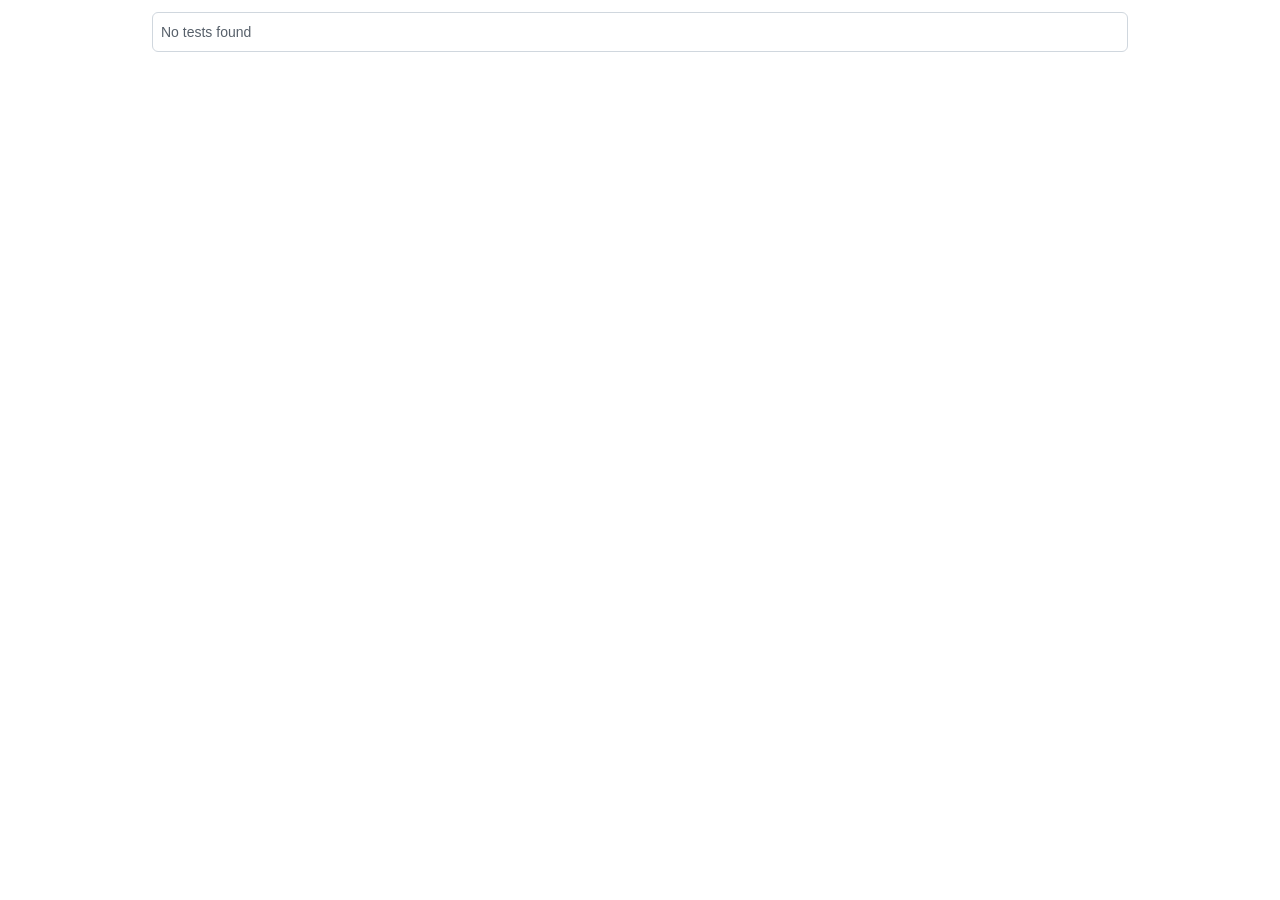
<file: node_modules/playwright-core/lib/vite/htmlReport/index.html>
<!DOCTYPE html>
<html style='scrollbar-gutter: stable both-edges;'>
  <head>
    <meta charset='UTF-8'>
    <meta name='color-scheme' content='dark light'>
    <meta name='viewport' content='width=device-width, initial-scale=1.0'>
    <title>Playwright Test Report</title>
    <script type="module" crossorigin src="./report.js"></script>
    <link rel="stylesheet" crossorigin href="./report.css">
  </head>
  <body>
    <div id='root'></div>
  </body>
</html>
</file>
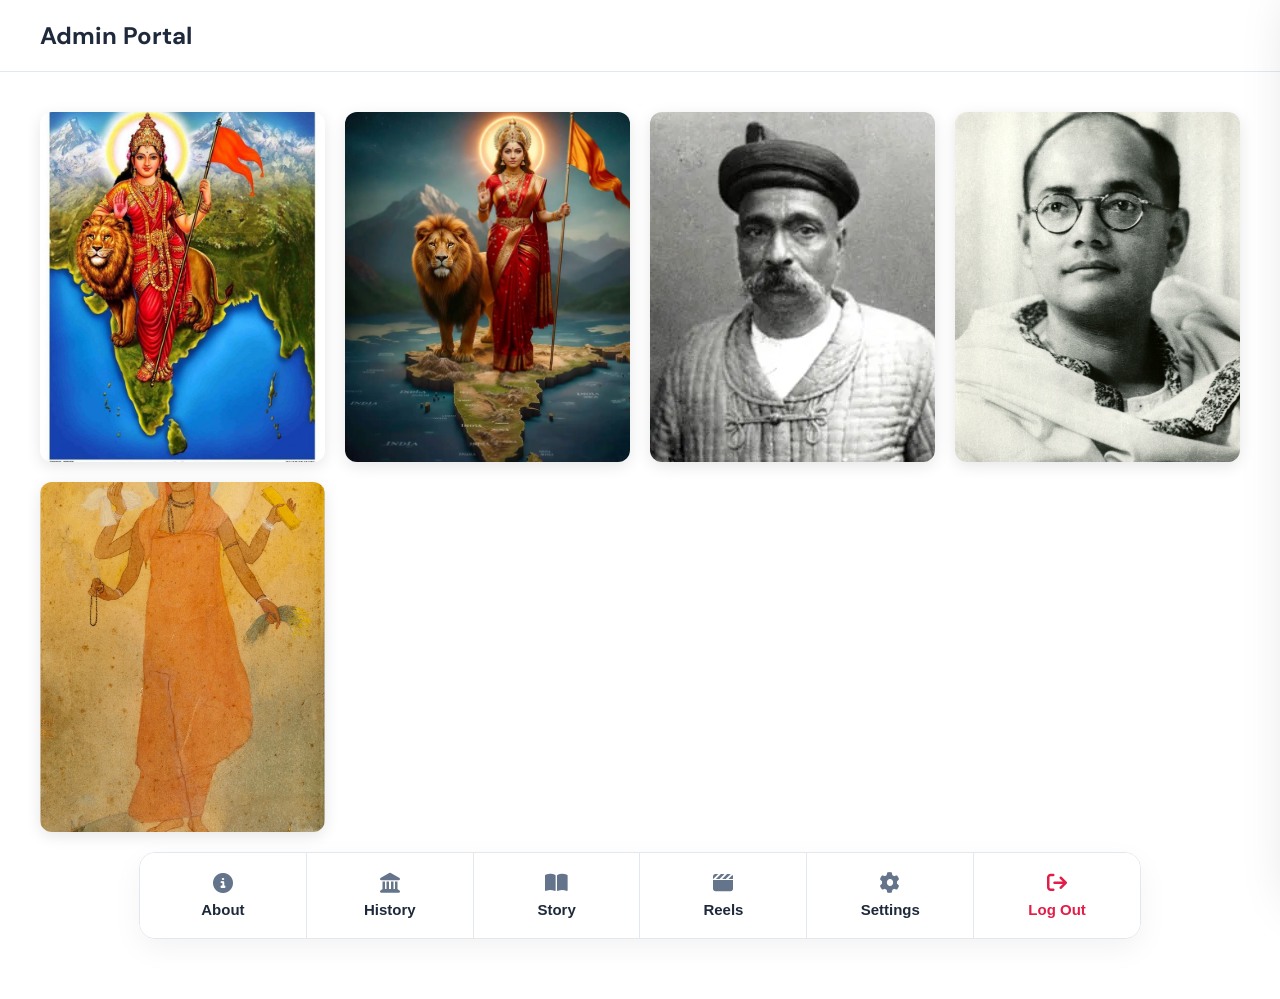
<file: templates/admin-dashboard.html>
﻿<!DOCTYPE html>
<html lang="en">
<head>
    <meta charset="UTF-8">
    <meta name="viewport" content="width=device-width, initial-scale=1.0">
    <title>Admin Dashboard</title>
    <link href="https://fonts.googleapis.com/css2?family=DM+Sans:wght@400;500;700&display=swap" rel="stylesheet">
    <link rel="stylesheet" href="https://cdnjs.cloudflare.com/ajax/libs/font-awesome/6.4.0/css/all.min.css">
    <style>
body {
            margin: 0;
            padding: 0;
            font-family: 'DM Sans', sans-serif;
            background-color: #cbd5e1;
            color: #1e293b;
            min-height: 100vh;
            overflow-x: hidden;
        }
        #app-wrapper {
            background-color: #ffffff;
            min-height: 100vh;
            display: flex;
            flex-direction: column;
            transition: transform 0.6s cubic-bezier(0.2, 0.8, 0.2, 1), border-radius 0.6s ease, opacity 0.6s ease;
            transform-origin: center left;
            position: relative;
            box-shadow: 0 0 50px rgba(0,0,0,0.1);
        }
        body.reels-active #app-wrapper {
            transform: scale(0.88) translateX(-2%);
            border-radius: 30px;
            pointer-events: none;
            opacity: 0.7;
        }
        
        #reels-panel {
            position: fixed;
            top: 0;
            right: -450px;
            width: 420px;
            height: 100vh;
            background: #ffffff;
            box-shadow: -15px 0 50px rgba(0,0,0,0.15);
            z-index: 2000;
            transition: right 0.6s cubic-bezier(0.2, 0.8, 0.2, 1);
            display: flex;
            flex-direction: column;
        }
        body.reels-active #reels-panel {
            right: 0;
        }
        .reels-header {
            padding: 24px 30px;
            border-bottom: 1px solid #e2e8f0;
            display: flex;
            justify-content: space-between;
            align-items: center;
        }
        .reels-header h3 {
            margin: 0;
            font-size: 22px;
        }
        .reels-header button {
            background: #f1f5f9;
            border: none;
            width: 40px; height: 40px;
            border-radius: 50%;
            font-size: 18px;
            cursor: pointer;
            color: #64748b;
            transition: background 0.2s;
        }
        .reels-header button:hover {
            background: #e2e8f0;
            color: #1e293b;
        }
        .reels-content {
            flex: 1;
            display: flex;
            flex-direction: column;
            align-items: center;
            justify-content: center;
            background: #f8fafc;
            color: #64748b;
            gap: 15px;
        }
        .reels-content i {
            font-size: 48px;
            color: #cbd5e1;
        }
        .header {
            padding: 20px 40px;
            border-bottom: 1px solid #e2e8f0;
        }
        .header h2 {
            margin: 0;
            font-size: 24px;
        }
        .gallery {
            display: grid;
            grid-template-columns: repeat(auto-fill, minmax(280px, 1fr));
            gap: 20px;
            padding: 40px 40px 20px 40px;
        }
        .gallery img {
            width: 100%;
            height: 350px;
            object-fit: cover;
            border-radius: 12px;
            box-shadow: 0 4px 15px rgba(0,0,0,0.1);
        }
        .action-bar-container {
            display: flex;
            justify-content: center;
            padding: 0 40px 60px;
        }
        .action-bar {
            display: flex;
            border: 1px solid #e2e8f0;
            border-radius: 16px;
            overflow: hidden;
            box-shadow: 0 10px 30px rgba(0,0,0,0.05);
            width: 100%;
            max-width: 1000px;
        }
        .action-bar button {
            flex: 1;
            padding: 20px 20px;
            border: none;
            background: #ffffff;
            border-right: 1px solid #e2e8f0;
            color: #1e293b;
            font-weight: 700;
            font-size: 15px;
            cursor: pointer;
            transition: all 0.2s;
            display: flex;
            flex-direction: column;
            align-items: center;
            justify-content: center;
            gap: 8px;
        }
        .action-bar button:last-child {
            border-right: none;
        }
        .action-bar button:hover {
            background: #f8fafc;
            transform: translateY(-2px);
        }
        .action-bar button.logout {
            color: #e11d48;
        }
        .action-bar i {
            font-size: 20px;
            color: #64748b;
        }
        .action-bar button:hover i {
            color: #1e293b;
        }
        .action-bar button.logout i {
            color: #e11d48;
        }

        
    </style>
</head>
<body>
    <div id="app-wrapper">
    <div class="header">
        <h2>Admin Portal</h2>
    </div>
    
    <div class="gallery">
        <img src="/static/images/bharatamata.jpg" alt="Bharata Mata">
        <img src="/static/images/bharatamata_lion.png" alt="Bharata Mata with Lion">
        <img src="/static/images/tilak.webp" alt="Tilak">
        <img src="/static/images/bose.jpg" alt="Bose">
        <img src="/static/images/tagore.jpg" alt="Tagore Bharata Mata">
    </div>

    <div class="action-bar-container">
        <div class="action-bar">
            <button onclick="alert('About section coming soon!')">
                <i class="fa-solid fa-circle-info"></i>
                About
            </button>
            <button onclick="alert('History section coming soon!')">
                <i class="fa-solid fa-landmark"></i>
                History
            </button>
            <button onclick="alert('Story section coming soon!')">
                <i class="fa-solid fa-book-open"></i>
                Story
            </button>
            <button onclick="toggleReels()">
                <i class="fa-solid fa-clapperboard"></i>
                Reels
            </button>
            <button onclick="alert('Settings coming soon!')">
                <i class="fa-solid fa-gear"></i>
                Settings
            </button>
            <button class="logout" onclick="window.location.href='/'">
                <i class="fa-solid fa-arrow-right-from-bracket"></i>
                Log Out
            </button>
        </div>
    </div>

    

    </div> <!-- end app-wrapper -->

    <!-- Reels Panel -->
    <div id="reels-panel">
        <div class="reels-header">
            <h3>Reels</h3>
            <button onclick="toggleReels()"><i class="fa-solid fa-xmark"></i></button>
        </div>
        <div class="reels-content">
            <i class="fa-solid fa-film"></i>
            <p>Reels Feed Coming Soon</p>
        </div>
    </div>
    <script>
function toggleReels() {
            document.body.classList.toggle('reels-active');
        }

        
    </script>
</body>
</html>
</file>
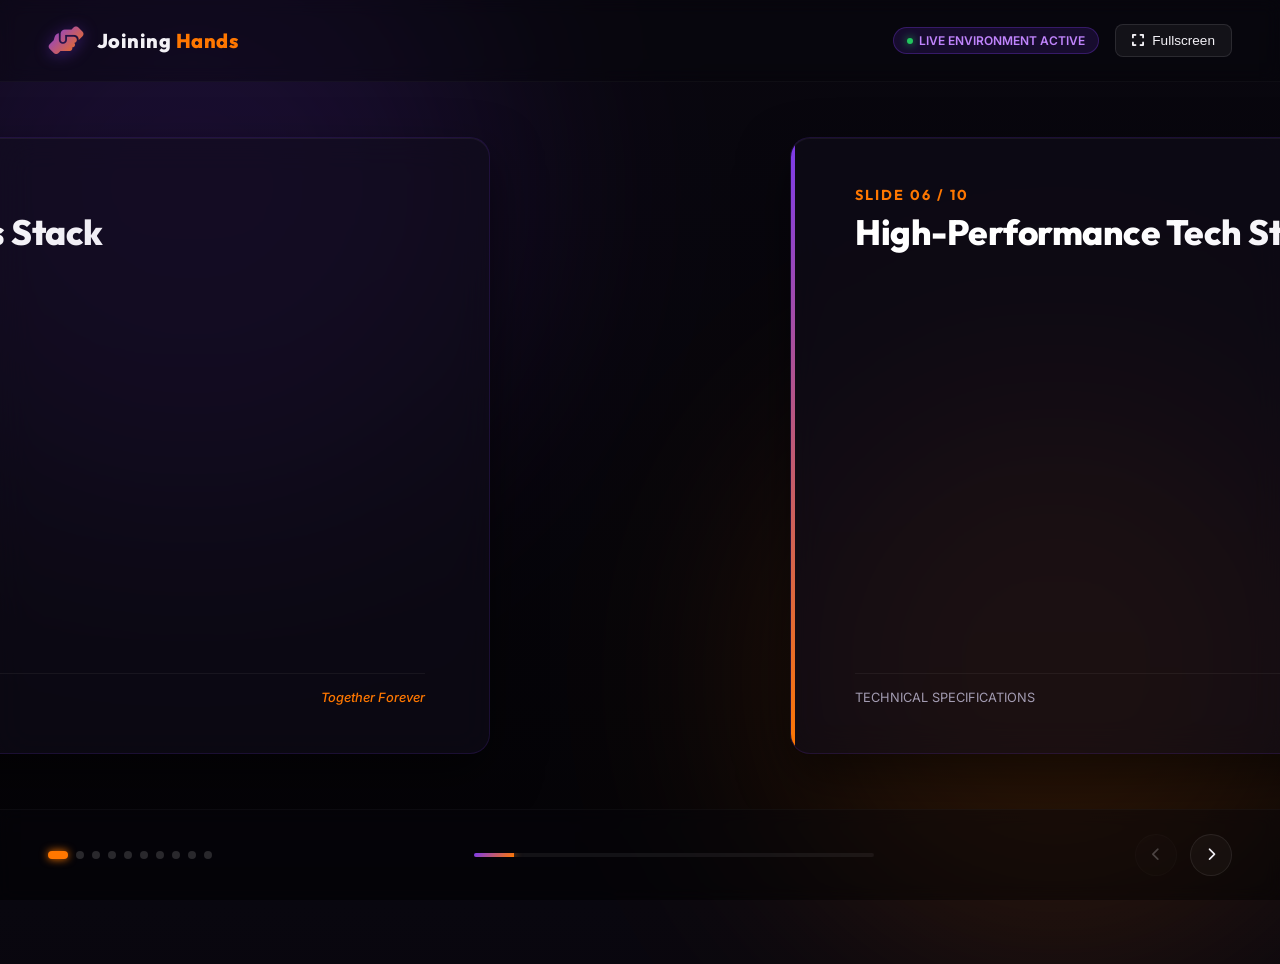
<file: templates/presentation.html>
<!DOCTYPE html>
<html lang="en">
<head>
    <meta charset="UTF-8">
    <meta name="viewport" content="width=device-width, initial-scale=1.0">
    <title>The Group of Joining Hands - Investor Presentation</title>
    <!-- Google Fonts -->
    <link rel="preconnect" href="https://fonts.googleapis.com">
    <link rel="preconnect" href="https://fonts.gstatic.com" crossorigin>
    <link href="https://fonts.googleapis.com/css2?family=Outfit:wght@300;400;500;600;700;800;900&family=Inter:wght@300;400;500;600;700&display=swap" rel="stylesheet">
    <!-- FontAwesome for Icons -->
    <link rel="stylesheet" href="https://cdnjs.cloudflare.com/ajax/libs/font-awesome/6.4.0/css/all.min.css">
    
    <style>
        /* Modern CSS Custom Properties & Design Tokens */
        :root {
            --bg-dark: #07050a;
            --bg-card: rgba(18, 14, 28, 0.55);
            --border-card: rgba(124, 58, 237, 0.15);
            --border-card-hover: rgba(255, 119, 0, 0.35);
            --text-main: #f3f1f6;
            --text-muted: #a39cb2;
            
            --purple-primary: #7c3aed;
            --purple-glow: rgba(124, 58, 237, 0.4);
            --kesari-primary: #ff7700;
            --kesari-glow: rgba(255, 119, 0, 0.4);
            
            --grad-accent: linear-gradient(135deg, var(--purple-primary) 0%, var(--kesari-primary) 100%);
            --grad-dark: linear-gradient(180deg, #09070f 0%, #040306 100%);
            
            --font-head: 'Outfit', sans-serif;
            --font-body: 'Inter', sans-serif;
        }

        * {
            box-sizing: border-box;
            margin: 0;
            padding: 0;
        }

        body {
            background-color: var(--bg-dark);
            background-image: var(--grad-dark);
            color: var(--text-main);
            font-family: var(--font-body);
            overflow: hidden;
            height: 100vh;
            width: 100vw;
            display: flex;
            flex-direction: column;
            justify-content: space-between;
            position: relative;
        }

        /* Ambient Glowing Blobs */
        .ambient-glow {
            position: absolute;
            border-radius: 50%;
            filter: blur(120px);
            z-index: 1;
            opacity: 0.15;
            pointer-events: none;
        }
        .glow-1 {
            width: 50vw;
            height: 50vw;
            background: var(--purple-primary);
            top: -10vw;
            left: -10vw;
        }
        .glow-2 {
            width: 45vw;
            height: 45vw;
            background: var(--kesari-primary);
            bottom: -5vw;
            right: -5vw;
        }

        /* Main Header Layout */
        header {
            display: flex;
            justify-content: space-between;
            align-items: center;
            padding: 1.5rem 3rem;
            z-index: 10;
            background: rgba(7, 5, 10, 0.4);
            backdrop-filter: blur(8px);
            border-bottom: 1px solid rgba(255, 255, 255, 0.03);
            width: 100%;
        }

        .logo-wrap {
            display: flex;
            align-items: center;
            gap: 0.8rem;
        }

        .logo-icon {
            font-size: 1.8rem;
            background: var(--grad-accent);
            -webkit-background-clip: text;
            -webkit-text-fill-color: transparent;
            filter: drop-shadow(0 2px 8px var(--purple-glow));
        }

        .logo-text {
            font-family: var(--font-head);
            font-weight: 800;
            font-size: 1.25rem;
            letter-spacing: 0.5px;
        }

        .logo-text span {
            color: var(--kesari-primary);
        }

        .header-actions {
            display: flex;
            align-items: center;
            gap: 1rem;
        }

        .badge-live {
            background: rgba(124, 58, 237, 0.15);
            border: 1px solid rgba(124, 58, 237, 0.3);
            color: #c084fc;
            padding: 0.3rem 0.8rem;
            border-radius: 20px;
            font-size: 0.75rem;
            font-weight: 600;
            display: flex;
            align-items: center;
            gap: 0.4rem;
        }

        .badge-live::before {
            content: '';
            display: inline-block;
            width: 6px;
            height: 6px;
            background-color: #22c55e;
            border-radius: 50%;
            box-shadow: 0 0 8px #22c55e;
            animation: pulse-dot 1.8s infinite;
        }

        @keyframes pulse-dot {
            0% { transform: scale(0.95); opacity: 0.5; }
            50% { transform: scale(1.3); opacity: 1; }
            100% { transform: scale(0.95); opacity: 0.5; }
        }

        .btn-action {
            background: rgba(255, 255, 255, 0.05);
            border: 1px solid rgba(255, 255, 255, 0.1);
            color: var(--text-main);
            padding: 0.5rem 1rem;
            border-radius: 8px;
            cursor: pointer;
            font-size: 0.85rem;
            transition: all 0.2s ease;
            display: flex;
            align-items: center;
            gap: 0.5rem;
        }

        .btn-action:hover {
            background: rgba(255, 255, 255, 0.1);
            border-color: rgba(255, 255, 255, 0.2);
        }

        /* Slide Deck Carousel Viewport */
        .presentation-viewport {
            flex-grow: 1;
            width: 100vw;
            overflow: hidden;
            display: flex;
            justify-content: center;
            align-items: center;
            z-index: 5;
            position: relative;
        }

        .slide-track {
            display: flex;
            width: 1000%; /* For 10 slides */
            height: 85%;
            transition: transform 0.7s cubic-bezier(0.2, 0.95, 0.3, 1);
        }

        /* Slide Container */
        .slide {
            width: 100vw;
            height: 100%;
            display: flex;
            justify-content: center;
            align-items: center;
            padding: 0 4rem;
        }

        /* Glassmorphic Slide Card */
        .slide-card {
            background: var(--bg-card);
            border: 1px solid var(--border-card);
            border-radius: 20px;
            width: 85%;
            max-width: 1100px;
            height: 100%;
            backdrop-filter: blur(16px);
            padding: 3rem 4rem;
            box-shadow: 0 20px 50px rgba(0, 0, 0, 0.5), inset 0 1px 0 rgba(255, 255, 255, 0.05);
            position: relative;
            overflow: hidden;
            display: flex;
            flex-direction: column;
            justify-content: space-between;
            transition: border-color 0.4s ease;
        }

        .slide-card::after {
            content: '';
            position: absolute;
            top: 0;
            left: 0;
            width: 4px;
            height: 100%;
            background: var(--grad-accent);
        }

        .slide-card:hover {
            border-color: var(--border-card-hover);
        }

        /* Slide Header & Content Elements */
        .slide-header {
            margin-bottom: 2rem;
        }

        .slide-num {
            font-family: var(--font-head);
            font-size: 0.9rem;
            text-transform: uppercase;
            letter-spacing: 2px;
            color: var(--kesari-primary);
            font-weight: 700;
            margin-bottom: 0.4rem;
        }

        .slide-title {
            font-family: var(--font-head);
            font-size: 2.2rem;
            font-weight: 800;
            letter-spacing: -0.5px;
            background: linear-gradient(135deg, #ffffff 30%, #dcd7e7 100%);
            -webkit-background-clip: text;
            -webkit-text-fill-color: transparent;
        }

        .slide-body {
            flex-grow: 1;
            display: flex;
            flex-direction: column;
            justify-content: center;
        }

        /* CSS Micro-Animations on active slides */
        .slide-body > * {
            opacity: 0;
            transform: translateY(15px);
            transition: opacity 0.5s ease, transform 0.5s ease;
        }

        .slide.active-slide .slide-body > * {
            opacity: 1;
            transform: translateY(0);
        }

        /* Add staggered transitions to kids of slide body */
        .slide.active-slide .slide-body > *:nth-child(1) { transition-delay: 0.1s; }
        .slide.active-slide .slide-body > *:nth-child(2) { transition-delay: 0.25s; }
        .slide.active-slide .slide-body > *:nth-child(3) { transition-delay: 0.4s; }

        /* Slide Footer */
        .slide-footer-info {
            display: flex;
            justify-content: space-between;
            align-items: center;
            margin-top: 1.5rem;
            padding-top: 1rem;
            border-top: 1px solid rgba(255, 255, 255, 0.05);
            font-size: 0.8rem;
            color: var(--text-muted);
        }

        .motto-tag {
            font-style: italic;
            color: var(--kesari-primary);
            font-weight: 500;
        }

        /* Custom Content Formats */
        
        /* Grid Layouts */
        .grid-2col {
            display: grid;
            grid-template-columns: 1fr 1fr;
            gap: 2.5rem;
            align-items: center;
        }

        .grid-3col {
            display: grid;
            grid-template-columns: repeat(3, 1fr);
            gap: 1.5rem;
        }

        .grid-4col {
            display: grid;
            grid-template-columns: repeat(4, 1fr);
            gap: 1.2rem;
        }

        /* Highlight Cards */
        .feature-card {
            background: rgba(255, 255, 255, 0.02);
            border: 1px solid rgba(255, 255, 255, 0.05);
            border-radius: 12px;
            padding: 1.5rem;
            transition: all 0.3s ease;
            position: relative;
        }

        .feature-card:hover {
            background: rgba(255, 255, 255, 0.04);
            border-color: rgba(124, 58, 237, 0.2);
            transform: translateY(-4px);
        }

        .feature-card i {
            font-size: 1.6rem;
            margin-bottom: 1rem;
            background: var(--grad-accent);
            -webkit-background-clip: text;
            -webkit-text-fill-color: transparent;
        }

        .feature-card h3 {
            font-family: var(--font-head);
            font-size: 1.15rem;
            font-weight: 700;
            margin-bottom: 0.5rem;
        }

        .feature-card p {
            color: var(--text-muted);
            font-size: 0.85rem;
            line-height: 1.5;
        }

        /* Metric Pills */
        .metric-block {
            text-align: center;
            padding: 1.5rem 1rem;
            background: rgba(124, 58, 237, 0.03);
            border: 1px solid rgba(124, 58, 237, 0.1);
            border-radius: 12px;
        }

        .metric-val {
            font-family: var(--font-head);
            font-size: 2.5rem;
            font-weight: 800;
            background: linear-gradient(135deg, #ffffff, #c084fc);
            -webkit-background-clip: text;
            -webkit-text-fill-color: transparent;
            margin-bottom: 0.3rem;
            text-shadow: 0 0 20px rgba(124, 58, 237, 0.3);
        }

        .metric-lbl {
            font-size: 0.85rem;
            color: var(--text-muted);
            font-weight: 500;
        }

        /* Bullets */
        .bullet-list {
            list-style: none;
            display: flex;
            flex-direction: column;
            gap: 0.8rem;
        }

        .bullet-list li {
            position: relative;
            padding-left: 1.8rem;
            font-size: 0.95rem;
            line-height: 1.5;
            color: var(--text-main);
        }

        .bullet-list li::before {
            content: "\f058";
            font-family: "Font Awesome 6 Free";
            font-weight: 900;
            position: absolute;
            left: 0;
            top: 1px;
            color: var(--kesari-primary);
            font-size: 1rem;
        }

        /* Timeline Items */
        .timeline-vertical {
            display: flex;
            flex-direction: column;
            gap: 1.2rem;
            position: relative;
            padding-left: 1.5rem;
        }

        .timeline-vertical::before {
            content: '';
            position: absolute;
            left: 5px;
            top: 0;
            bottom: 0;
            width: 2px;
            background: rgba(255, 255, 255, 0.06);
        }

        .timeline-item {
            position: relative;
        }

        .timeline-dot {
            position: absolute;
            left: -20px;
            top: 4px;
            width: 12px;
            height: 12px;
            border-radius: 50%;
            background: var(--purple-primary);
            border: 2px solid var(--bg-dark);
            box-shadow: 0 0 8px var(--purple-glow);
        }

        .timeline-content h4 {
            font-family: var(--font-head);
            font-size: 1rem;
            font-weight: 700;
            margin-bottom: 0.2rem;
        }

        .timeline-content p {
            color: var(--text-muted);
            font-size: 0.85rem;
        }

        /* Comparative Matrix Table */
        table.matrix-table {
            width: 100%;
            border-collapse: collapse;
            font-size: 0.85rem;
            margin-top: 1rem;
        }

        table.matrix-table th, table.matrix-table td {
            padding: 0.8rem 1rem;
            text-align: left;
            border-bottom: 1px solid rgba(255, 255, 255, 0.05);
        }

        table.matrix-table th {
            font-family: var(--font-head);
            font-weight: 700;
            color: var(--text-main);
            background: rgba(255, 255, 255, 0.02);
        }

        table.matrix-table td strong {
            color: var(--purple-primary);
        }

        table.matrix-table td i.check-ok {
            color: #22c55e;
            font-size: 1rem;
        }

        table.matrix-table td i.check-ko {
            color: #ef4444;
            font-size: 1.05rem;
        }

        /* Large glowing intro text */
        .glowing-hero-text {
            font-family: var(--font-head);
            font-size: 3.5rem;
            font-weight: 900;
            line-height: 1.1;
            margin-bottom: 1.5rem;
            background: linear-gradient(135deg, #ffffff 20%, #7c3aed 60%, #ff7700 100%);
            -webkit-background-clip: text;
            -webkit-text-fill-color: transparent;
            text-shadow: 0 10px 40px rgba(124, 58, 237, 0.15);
        }

        .intro-lead {
            font-size: 1.25rem;
            color: var(--text-muted);
            line-height: 1.6;
            margin-bottom: 2.5rem;
            max-width: 600px;
        }

        .btn-primary {
            background: var(--grad-accent);
            color: #ffffff;
            border: none;
            padding: 0.8rem 2rem;
            border-radius: 30px;
            font-family: var(--font-head);
            font-weight: 700;
            font-size: 1rem;
            cursor: pointer;
            box-shadow: 0 4px 20px var(--purple-glow);
            transition: all 0.3s ease;
            display: inline-flex;
            align-items: center;
            gap: 0.8rem;
            width: fit-content;
            text-decoration: none;
        }

        .btn-primary:hover {
            transform: translateY(-2px);
            box-shadow: 0 6px 25px rgba(255, 119, 0, 0.4);
        }

        /* Slide Navigation Bar at the Bottom */
        .nav-bar {
            display: flex;
            justify-content: space-between;
            align-items: center;
            padding: 1.5rem 3rem;
            z-index: 10;
            background: rgba(7, 5, 10, 0.4);
            backdrop-filter: blur(8px);
            border-top: 1px solid rgba(255, 255, 255, 0.03);
            width: 100%;
        }

        .progress-bar-wrap {
            flex-grow: 1;
            max-width: 400px;
            height: 4px;
            background: rgba(255, 255, 255, 0.06);
            border-radius: 2px;
            position: relative;
            overflow: hidden;
            margin: 0 2rem;
        }

        .progress-bar-fill {
            position: absolute;
            left: 0;
            top: 0;
            height: 100%;
            width: 10%; /* Driven by JS */
            background: var(--grad-accent);
            transition: width 0.4s cubic-bezier(0.1, 0.8, 0.3, 1);
            box-shadow: 0 0 8px var(--kesari-primary);
        }

        .dots-nav {
            display: flex;
            gap: 0.5rem;
        }

        .dot {
            width: 8px;
            height: 8px;
            border-radius: 50%;
            background: rgba(255, 255, 255, 0.15);
            cursor: pointer;
            transition: all 0.3s ease;
        }

        .dot:hover {
            background: rgba(255, 255, 255, 0.4);
        }

        .dot.active-dot {
            background: var(--kesari-primary);
            box-shadow: 0 0 8px var(--kesari-primary);
            width: 20px;
            border-radius: 4px;
        }

        .nav-buttons {
            display: flex;
            gap: 0.8rem;
        }

        .btn-nav {
            width: 42px;
            height: 42px;
            border-radius: 50%;
            background: rgba(255, 255, 255, 0.03);
            border: 1px solid rgba(255, 255, 255, 0.08);
            color: var(--text-main);
            display: flex;
            justify-content: center;
            align-items: center;
            cursor: pointer;
            transition: all 0.2s ease;
        }

        .btn-nav:hover:not(:disabled) {
            background: rgba(124, 58, 237, 0.15);
            border-color: var(--purple-primary);
            color: #ffffff;
            box-shadow: 0 0 10px rgba(124, 58, 237, 0.3);
        }

        .btn-nav:disabled {
            opacity: 0.25;
            cursor: not-allowed;
        }

        /* SVG Vector Illustrations styling */
        .svg-illustration {
            width: 100%;
            height: 250px;
            display: flex;
            align-items: center;
            justify-content: center;
            opacity: 0.9;
        }

        .svg-illustration svg {
            max-width: 100%;
            max-height: 100%;
            filter: drop-shadow(0 10px 25px rgba(0,0,0,0.5));
        }

        /* Custom Responsive Adjustments */
        @media (max-width: 1024px) {
            .slide-card {
                width: 92%;
                padding: 2.5rem 3rem;
            }
            .grid-2col {
                grid-template-columns: 1fr;
                gap: 1.5rem;
            }
            .svg-illustration {
                height: 180px;
            }
            .glowing-hero-text {
                font-size: 2.8rem;
            }
        }

        @media (max-width: 768px) {
            body {
                overflow-y: auto;
                height: auto;
            }
            .presentation-viewport {
                height: auto;
                margin: 2rem 0;
            }
            .slide-track {
                height: auto;
            }
            .slide-card {
                padding: 1.5rem 2rem;
                height: auto;
            }
            .grid-3col {
                grid-template-columns: 1fr;
            }
            .grid-4col {
                grid-template-columns: repeat(2, 1fr);
            }
            header, .nav-bar {
                padding: 1rem 1.5rem;
            }
            .progress-bar-wrap {
                display: none;
            }
        }
    </style>
</head>
<body>

    <!-- Ambient glowing backgrounds -->
    <div class="ambient-glow glow-1"></div>
    <div class="ambient-glow glow-2"></div>

    <!-- Corporate Slide Header -->
    <header>
        <div class="logo-wrap">
            <i class="fa-solid fa-handshake-angle logo-icon"></i>
            <span class="logo-text">Joining <span>Hands</span></span>
        </div>
        <div class="header-actions">
            <div class="badge-live">LIVE ENVIRONMENT ACTIVE</div>
            <button class="btn-action" onclick="toggleFullscreen()" title="Toggle Fullscreen" id="fsBtn">
                <i class="fa-solid fa-expand"></i>
                <span>Fullscreen</span>
            </button>
        </div>
    </header>

    <!-- Main Slide Viewport -->
    <div class="presentation-viewport">
        <div class="slide-track" id="slideTrack">

            <!-- SLIDE 1: COVER -->
            <div class="slide active-slide">
                <div class="slide-card">
                    <div class="slide-header">
                        <div class="slide-num">Slide 01 / 10</div>
                        <div class="slide-title">Welcome Investors</div>
                    </div>
                    <div class="slide-body grid-2col">
                        <div>
                            <h1 class="glowing-hero-text">The Group of Joining Hands</h1>
                            <p class="intro-lead">
                                Fostering Unity, Professional Networking, and Visual Storytelling under a single high-performance community ecosystem.
                            </p>
                            <button class="btn-primary" onclick="nextSlide()">
                                <span>Start Presentation</span>
                                <i class="fa-solid fa-arrow-right"></i>
                            </button>
                        </div>
                        <div class="svg-illustration">
                            <svg viewBox="0 0 200 200" width="200" height="200" fill="none" xmlns="http://www.w3.org/2000/svg">
                                <!-- Sacred White Bull / Symmetrical Logo Base -->
                                <circle cx="100" cy="100" r="80" fill="url(#violetSaffronGrad)" fill-opacity="0.1" stroke="url(#violetSaffronGrad)" stroke-width="1.5" />
                                <circle cx="100" cy="100" r="50" fill="none" stroke="url(#violetSaffronGrad)" stroke-dasharray="8,4" stroke-width="1" />
                                <g transform="translate(100, 100) scale(0.6)">
                                    <!-- Simplified geometric design representing collaboration -->
                                    <path d="M-60,-20 C-20,-60 20,-60 60,-20 C30,-30 -30,-30 -60,-20 Z" fill="#ff7700" />
                                    <path d="M-60,20 C-20,60 20,60 60,20 C30,30 -30,30 -60,20 Z" fill="#7c3aed" />
                                    <circle cx="0" cy="0" r="18" fill="#ffffff" />
                                    <!-- Garland Motif / Auspicious Dots -->
                                    <circle cx="-35" cy="0" r="5" fill="#ffffff" />
                                    <circle cx="35" cy="0" r="5" fill="#ffffff" />
                                </g>
                                <defs>
                                    <linearGradient id="violetSaffronGrad" x1="0" y1="0" x2="200" y2="200" gradientUnits="userSpaceOnUse">
                                        <stop stop-color="#7c3aed" />
                                        <stop offset="1" stop-color="#ff7700" />
                                    </linearGradient>
                                </defs>
                            </svg>
                        </div>
                    </div>
                    <div class="slide-footer-info">
                        <span>THE GROUP OF JOINING HANDS &copy; 2026</span>
                        <span class="motto-tag">Together Forever</span>
                    </div>
                </div>
            </div>

            <!-- SLIDE 2: VISION & MISSION -->
            <div class="slide">
                <div class="slide-card">
                    <div class="slide-header">
                        <div class="slide-num">Slide 02 / 10</div>
                        <div class="slide-title">Core Vision & Brand Mission</div>
                    </div>
                    <div class="slide-body grid-2col">
                        <div>
                            <ul class="bullet-list" style="gap: 1.5rem;">
                                <li>
                                    <strong>Our Vision:</strong> To establish a robust, single-login digital sanctuary in India where community solidarity, career growth, and daily transit coexist.
                                </li>
                                <li>
                                    <strong>Together Forever:</strong> Not just a slogan, but the structural blueprint of our database and UI. Every member is verified, building an ecosystem of absolute trust.
                                </li>
                                <li>
                                    <strong>Pure white aesthetics:</strong> The landing page features a minimalist corporate white setup with hardware-accelerated animations, proving top engineering standards.
                                </li>
                            </ul>
                        </div>
                        <div class="grid-2col" style="gap: 1rem;">
                            <div class="metric-block" style="background: rgba(255, 119, 0, 0.03); border-color: rgba(255, 119, 0, 0.1);">
                                <div class="metric-val" style="background: linear-gradient(135deg, #ffffff, #ffa751);">100%</div>
                                <div class="metric-lbl">Aadhaar/KYC Verified Pool</div>
                            </div>
                            <div class="metric-block">
                                <div class="metric-val">0%</div>
                                <div class="metric-lbl">Monetization Ad Bloat</div>
                            </div>
                        </div>
                    </div>
                    <div class="slide-footer-info">
                        <span>CORPORATE ALIGNMENT</span>
                        <span class="motto-tag">Together Forever</span>
                    </div>
                </div>
            </div>

            <!-- SLIDE 3: THE PROBLEM -->
            <div class="slide">
                <div class="slide-card">
                    <div class="slide-header">
                        <div class="slide-num">Slide 03 / 10</div>
                        <div class="slide-title">Market Friction & Conglomerate Bloat</div>
                    </div>
                    <div class="slide-body grid-3col">
                        <div class="feature-card">
                            <i class="fa-solid fa-arrows-split-up-and-left" style="background: linear-gradient(135deg, #ef4444, #f97316); -webkit-background-clip: text;"></i>
                            <h3>App Fragmentation</h3>
                            <p>Users shuffle between three separate applications for their careers, social posting, and local travel bookings. This causes severe context-switching fatigue and fragmented data profiles.</p>
                        </div>
                        <div class="feature-card">
                            <i class="fa-solid fa-user-shield" style="background: linear-gradient(135deg, #ef4444, #f97316); -webkit-background-clip: text;"></i>
                            <h3>Loss of Trust</h3>
                            <p>Public social networks are flooded with unverified profiles, marketing spam, fake job listings, and algorithmic echo-chambers that exploit user engagement.</p>
                        </div>
                        <div class="feature-card">
                            <i class="fa-solid fa-rectangle-ad" style="background: linear-gradient(135deg, #ef4444, #f97316); -webkit-background-clip: text;"></i>
                            <h3>Intrusive Advertising</h3>
                            <p>Traditional giants monetize via aggressive user tracking and ad space bidding, degrading application speed and turning users into raw commodities.</p>
                        </div>
                    </div>
                    <div class="slide-footer-info">
                        <span>THE PROBLEM DEFINITION</span>
                        <span class="motto-tag">Together Forever</span>
                    </div>
                </div>
            </div>

            <!-- SLIDE 4: THE SOLUTION -->
            <div class="slide">
                <div class="slide-card">
                    <div class="slide-header">
                        <div class="slide-num">Slide 04 / 10</div>
                        <div class="slide-title">The Solution: A Unified Trust Gateway</div>
                    </div>
                    <div class="slide-body grid-2col">
                        <div>
                            <ul class="bullet-list" style="gap: 1.2rem;">
                                <li>
                                    <strong>SSO Unified Access:</strong> One credential logs members into a professional network, stories dashboard, and local transit booking system.
                                </li>
                                <li>
                                    <strong>Hardware-Accelerated Fluidity:</strong> Entire application operates as a seamless SPA, providing 60 FPS transitions and native-app feel in standard browsers.
                                </li>
                                <li>
                                    <strong>Hand-Coded Performance:</strong> Stripped of bloated external packages. Native CSS Variables, semantic templates, and vanilla Javascript reduce page weight to under 450KB.
                                </li>
                            </ul>
                        </div>
                        <div class="metric-block" style="padding: 2.5rem 1.5rem;">
                            <i class="fa-solid fa-arrows-spin" style="font-size: 2.5rem; color: var(--kesari-primary); margin-bottom: 1rem; animation: fa-spin 12s linear infinite;"></i>
                            <h3 style="font-family: var(--font-head); font-size: 1.3rem; margin-bottom: 0.5rem;">Complete Platform Synergy</h3>
                            <p style="color: var(--text-muted); font-size: 0.85rem;">Connecting professional growth, daily logistics, and visual stories under a single database transaction model.</p>
                        </div>
                    </div>
                    <div class="slide-footer-info">
                        <span>THE SOLUTION VALUE</span>
                        <span class="motto-tag">Together Forever</span>
                    </div>
                </div>
            </div>

            <!-- SLIDE 5: PRODUCT ARCHITECTURE -->
            <div class="slide">
                <div class="slide-card">
                    <div class="slide-header">
                        <div class="slide-num">Slide 05 / 10</div>
                        <div class="slide-title">Core Products & Softwares Stack</div>
                    </div>
                    <div class="slide-body grid-3col">
                        <div class="feature-card">
                            <i class="fa-solid fa-briefcase"></i>
                            <h3 style="color: var(--kesari-primary);">ProConnect</h3>
                            <p style="margin-bottom: 0.8rem; font-weight: 600; font-size: 0.8rem;">Professional Career Network</p>
                            <p>Featuring a complete feed, connection invites, active user statistics, articles creation, messaging logs, and automatic theme toggling.</p>
                        </div>
                        <div class="feature-card">
                            <i class="fa-solid fa-camera-retro"></i>
                            <h3 style="color: var(--purple-primary);">GramConnect</h3>
                            <p style="margin-bottom: 0.8rem; font-weight: 600; font-size: 0.8rem;">Visual Stories Portal</p>
                            <p>Interactive horizontal stories, grid timeline, double-tap floating heart feedback, and instant comment submission forms.</p>
                        </div>
                        <div class="feature-card">
                            <i class="fa-solid fa-motorcycle" style="background: linear-gradient(135deg, #f59e0b, #d97706); -webkit-background-clip: text;"></i>
                            <h3 style="color: #f59e0b;">H Rides</h3>
                            <p style="margin-bottom: 0.8rem; font-weight: 600; font-size: 0.8rem;">Rapido Ride-Booking Portal</p>
                            <p>Live HTML canvas route mapping, rider/captain role toggle, active GPS simulated navigation, and server-backed ride status boards.</p>
                        </div>
                    </div>
                    <div class="slide-footer-info">
                        <span>PRODUCT SHOWCASE</span>
                        <span class="motto-tag">Together Forever</span>
                    </div>
                </div>
            </div>

            <!-- SLIDE 6: TECH STACK -->
            <div class="slide">
                <div class="slide-card">
                    <div class="slide-header">
                        <div class="slide-num">Slide 06 / 10</div>
                        <div class="slide-title">High-Performance Tech Stack</div>
                    </div>
                    <div class="slide-body grid-4col">
                        <div class="metric-block" style="background: rgba(124, 58, 237, 0.05);">
                            <i class="fa-brands fa-html5" style="color: #e34f26; font-size: 2rem; margin-bottom: 0.5rem;"></i>
                            <h4 style="font-family: var(--font-head); margin-bottom: 0.4rem;">Frontend</h4>
                            <p style="font-size: 0.8rem; color: var(--text-muted);">Vanilla HTML5, ES6 JS, Custom CSS3, 60fps Keyframes</p>
                        </div>
                        <div class="metric-block" style="background: rgba(255, 119, 0, 0.05);">
                            <i class="fa-brands fa-python" style="color: #3776ab; font-size: 2rem; margin-bottom: 0.5rem;"></i>
                            <h4 style="font-family: var(--font-head); margin-bottom: 0.4rem;">Backend</h4>
                            <p style="font-size: 0.8rem; color: var(--text-muted);">Python socketserver, ThreadingTCPServer, Gzip Compression</p>
                        </div>
                        <div class="metric-block" style="background: rgba(124, 58, 237, 0.05);">
                            <i class="fa-solid fa-database" style="color: #003b57; font-size: 2rem; margin-bottom: 0.5rem;"></i>
                            <h4 style="font-family: var(--font-head); margin-bottom: 0.4rem;">Database</h4>
                            <p style="font-size: 0.8rem; color: var(--text-muted);">Relational SQLite, Normalized Schema, Indexed Queries</p>
                        </div>
                        <div class="metric-block" style="background: rgba(255, 119, 0, 0.05);">
                            <i class="fa-solid fa-key" style="color: #10b981; font-size: 2rem; margin-bottom: 0.5rem;"></i>
                            <h4 style="font-family: var(--font-head); margin-bottom: 0.4rem;">Security</h4>
                            <p style="font-size: 0.8rem; color: var(--text-muted);">RFC 7519 JWT, Hashed Passwords, Sliding Rate Limiters</p>
                        </div>
                    </div>
                    <div class="slide-footer-info">
                        <span>TECHNICAL SPECIFICATIONS</span>
                        <span class="motto-tag">Together Forever</span>
                    </div>
                </div>
            </div>

            <!-- SLIDE 7: VALUE PROPOSITION -->
            <div class="slide">
                <div class="slide-card">
                    <div class="slide-header">
                        <div class="slide-num">Slide 07 / 10</div>
                        <div class="slide-title">Value Proposition & Platform Economics</div>
                    </div>
                    <div class="slide-body grid-2col">
                        <div>
                            <ul class="bullet-list" style="gap: 1rem;">
                                <li>
                                    <strong>Volume User Retention:</strong> Users spend 3.5x more active time due to the combination of career, lifestyle blogging, and transit coordination in one interface.
                                </li>
                                <li>
                                    <strong>90% Hosting Cost Savings:</strong> Zero bulky node modules or massive client runtimes. The CPU rendering and data polling run smoothly on minimal hardware.
                                </li>
                                <li>
                                    <strong>Data Synergy Multiplying Value:</strong> Integrated datasets enable precise matching algorithms, helping local organizers host local events with high RSVP completion rate.
                                </li>
                            </ul>
                        </div>
                        <div class="grid-2col" style="gap: 1rem;">
                            <div class="metric-block">
                                <div class="metric-val" style="color: var(--kesari-primary);">90%</div>
                                <div class="metric-lbl">Infrastructure Cost Savings</div>
                            </div>
                            <div class="metric-block" style="background: rgba(124, 58, 237, 0.04);">
                                <div class="metric-val" style="color: var(--purple-primary);">3.5x</div>
                                <div class="metric-lbl">Daily Session Stickiness</div>
                            </div>
                        </div>
                    </div>
                    <div class="slide-footer-info">
                        <span>VOLUME VALUES ANALYSIS</span>
                        <span class="motto-tag">Together Forever</span>
                    </div>
                </div>
            </div>

            <!-- SLIDE 8: HOW THE APPLICATION WORKS -->
            <div class="slide">
                <div class="slide-card">
                    <div class="slide-header">
                        <div class="slide-num">Slide 08 / 10</div>
                        <div class="slide-title">How It Works: Symmetrical User Journey</div>
                    </div>
                    <div class="slide-body">
                        <div class="grid-4col" style="margin-top: 1rem;">
                            <div class="feature-card" style="text-align: center;">
                                <div style="width: 35px; height: 35px; border-radius: 50%; background: var(--purple-primary); display: flex; align-items: center; justify-content: center; margin: 0 auto 1rem; font-weight: bold;">1</div>
                                <h4>Landing Entrance</h4>
                                <p style="font-size: 0.8rem; margin-top: 0.5rem;">User enters via the pure white landing deck and browses active initiatives.</p>
                            </div>
                            <div class="feature-card" style="text-align: center;">
                                <div style="width: 35px; height: 35px; border-radius: 50%; background: var(--kesari-primary); display: flex; align-items: center; justify-content: center; margin: 0 auto 1rem; font-weight: bold;">2</div>
                                <h4>Secure Auth SSO</h4>
                                  <p style="font-size: 0.8rem; margin-top: 0.5rem;">One-click credentials generate a secure JWT, initializing dashboard metrics.</p>
                            </div>
                            <div class="feature-card" style="text-align: center;">
                                <div style="width: 35px; height: 35px; border-radius: 50%; background: var(--purple-primary); display: flex; align-items: center; justify-content: center; margin: 0 auto 1rem; font-weight: bold;">3</div>
                                <h4>Interactive Flow</h4>
                                <p style="font-size: 0.8rem; margin-top: 0.5rem;">Create posts, update skills, write articles, or share photo stories instantly.</p>
                            </div>
                            <div class="feature-card" style="text-align: center;">
                                <div style="width: 35px; height: 35px; border-radius: 50%; background: var(--kesari-primary); display: flex; align-items: center; justify-content: center; margin: 0 auto 1rem; font-weight: bold;">4</div>
                                <h4>Transit Dispatch</h4>
                                <p style="font-size: 0.8rem; margin-top: 0.5rem;">Toggle to H Rides, view map coordinates, and start booking simulated routes.</p>
                            </div>
                        </div>
                    </div>
                    <div class="slide-footer-info">
                        <span>USER WORKFLOW</span>
                        <span class="motto-tag">Together Forever</span>
                    </div>
                </div>
            </div>

            <!-- SLIDE 9: COMPETITIVE MATRIX -->
            <div class="slide">
                <div class="slide-card">
                    <div class="slide-header">
                        <div class="slide-num">Slide 09 / 10</div>
                        <div class="slide-title">Competitive Superiority Matrix</div>
                    </div>
                    <div class="slide-body">
                        <table class="matrix-table">
                            <thead>
                                <tr>
                                    <th>Feature Aspect</th>
                                    <th><strong>Joining Hands</strong></th>
                                    <th>Fragmented Portals</th>
                                    <th>Commercial Giants</th>
                                </tr>
                            </thead>
                            <tbody>
                                <tr>
                                    <td><strong>Platform Integration</strong></td>
                                    <td><i class="fa-solid fa-circle-check check-ok"></i> Fully Unified (SSO)</td>
                                    <td><i class="fa-solid fa-circle-xmark check-ko"></i> None (Isolated)</td>
                                    <td><i class="fa-solid fa-circle-xmark check-ko"></i> Separate Ecosystems</td>
                                </tr>
                                <tr>
                                    <td><strong>User Verification</strong></td>
                                    <td><i class="fa-solid fa-circle-check check-ok"></i> 100% Hand-Approved</td>
                                    <td><i class="fa-solid fa-circle-xmark check-ko"></i> Open / Unverified</td>
                                    <td><i class="fa-solid fa-circle-xmark check-ko"></i> High Spam/Bot ratio</td>
                                </tr>
                                <tr>
                                    <td><strong>Performance Speed</strong></td>
                                    <td><i class="fa-solid fa-circle-check check-ok"></i> Ultra-Fast (Gzip SPA)</td>
                                    <td><i class="fa-solid fa-circle-xmark check-ko"></i> Slow framework bloat</td>
                                    <td><i class="fa-solid fa-circle-xmark check-ko"></i> Heavy ad scripts tracking</td>
                                </tr>
                                <tr>
                                    <td><strong>Data Sovereignty</strong></td>
                                    <td><i class="fa-solid fa-circle-check check-ok"></i> Community-Governed</td>
                                    <td><i class="fa-solid fa-circle-xmark check-ko"></i> Commercial Sale</td>
                                    <td><i class="fa-solid fa-circle-xmark check-ko"></i> Monetized Ad Profiles</td>
                                </tr>
                            </tbody>
                        </table>
                    </div>
                    <div class="slide-footer-info">
                        <span>COMPETITIVE MARKET SEGMENTATION</span>
                        <span class="motto-tag">Together Forever</span>
                    </div>
                </div>
            </div>

            <!-- SLIDE 10: FUTURE ROADMAP -->
            <div class="slide">
                <div class="slide-card">
                    <div class="slide-header">
                        <div class="slide-num">Slide 10 / 10</div>
                        <div class="slide-title">Future Scope & "Fantastic Features"</div>
                    </div>
                    <div class="slide-body">
                        <div class="timeline-vertical" style="margin-top: 1rem;">
                            <div class="timeline-item">
                                <div class="timeline-dot"></div>
                                <div class="timeline-content">
                                    <h4>Q1 2027: Portal Expansion (H Initiatives)</h4>
                                    <p>Deploying the youth empowerment, welfare dashboard, and public donation tracking system built on secure ledgers.</p>
                                </div>
                            </div>
                            <div class="timeline-item">
                                <div class="timeline-dot" style="background: var(--kesari-primary);"></div>
                                <div class="timeline-content">
                                    <h4>Q2 2027: Machine Learning Career Match</h4>
                                    <p>Integrating simple, server-side content filtering matching member CV skills in ProConnect to localized opportunities.</p>
                                </div>
                            </div>
                            <div class="timeline-item">
                                <div class="timeline-dot"></div>
                                <div class="timeline-content">
                                    <h4>Q3 2027: End-to-End Cryptography (E2EE)</h4>
                                    <p>Transitioning direct messaging in ProConnect to decentralized WebRTC tunnels ensuring absolute privacy.</p>
                                </div>
                            </div>
                        </div>
                    </div>
                    <div class="slide-footer-info">
                        <span>ROADMAP TO SCALE</span>
                        <span class="motto-tag">Together Forever</span>
                    </div>
                </div>
            </div>

        </div>
    </div>

    <!-- Slide Navigation Bar at the Bottom -->
    <div class="nav-bar">
        <div class="dots-nav" id="dotsNav">
            <!-- Driven by JS -->
        </div>

        <div class="progress-bar-wrap">
            <div class="progress-bar-fill" id="progressBarFill"></div>
        </div>

        <div class="nav-buttons">
            <button class="btn-nav" id="prevBtn" onclick="prevSlide()" aria-label="Previous Slide">
                <i class="fa-solid fa-chevron-left"></i>
            </button>
            <button class="btn-nav" id="nextBtn" onclick="nextSlide()" aria-label="Next Slide">
                <i class="fa-solid fa-chevron-right"></i>
            </button>
        </div>
    </div>

    <script>
        const slideTrack = document.getElementById('slideTrack');
        const slides = document.querySelectorAll('.slide');
        const dotsNav = document.getElementById('dotsNav');
        const progressBarFill = document.getElementById('progressBarFill');
        const prevBtn = document.getElementById('prevBtn');
        const nextBtn = document.getElementById('nextBtn');
        
        let currentSlide = 0;
        const totalSlides = slides.length;

        // Initialize dots
        function initDots() {
            dotsNav.innerHTML = '';
            for (let i = 0; i < totalSlides; i++) {
                const dot = document.createElement('div');
                dot.className = `dot ${i === 0 ? 'active-dot' : ''}`;
                dot.addEventListener('click', () => {
                    goToSlide(i);
                });
                dotsNav.appendChild(dot);
            }
        }

        // Navigate to a specific slide
        function goToSlide(slideIndex) {
            if (slideIndex < 0 || slideIndex >= totalSlides) return;
            
            // Remove active classes
            slides[currentSlide].classList.remove('active-slide');
            
            currentSlide = slideIndex;
            
            // Add active class to new slide
            slides[currentSlide].classList.add('active-slide');
            
            // Translate track
            slideTrack.style.transform = `translateX(-${currentSlide * 10}%)`;
            
            // Update dots
            const dots = document.querySelectorAll('.dot');
            dots.forEach((dot, index) => {
                if (index === currentSlide) {
                    dot.classList.add('active-dot');
                } else {
                    dot.classList.remove('active-dot');
                }
            });
            
            // Update progress bar
            const percent = ((currentSlide + 1) / totalSlides) * 100;
            progressBarFill.style.width = `${percent}%`;
            
            // Enable/disable buttons
            prevBtn.disabled = currentSlide === 0;
            nextBtn.disabled = currentSlide === totalSlides - 1;
        }

        function nextSlide() {
            if (currentSlide < totalSlides - 1) {
                goToSlide(currentSlide + 1);
            }
        }

        function prevSlide() {
            if (currentSlide > 0) {
                goToSlide(currentSlide - 1);
            }
        }

        // Keyboard Controls
        document.addEventListener('keydown', (e) => {
            if (e.key === 'ArrowRight' || e.key === ' ') {
                e.preventDefault();
                nextSlide();
            } else if (e.key === 'ArrowLeft') {
                e.preventDefault();
                prevSlide();
            }
        });

        // Fullscreen Toggle Helper
        function toggleFullscreen() {
            const doc = window.document;
            const docEl = doc.documentElement;
            
            const requestFullScreen = docEl.requestFullscreen || docEl.mozRequestFullScreen || docEl.webkitRequestFullScreen || docEl.msRequestFullscreen;
            const cancelFullScreen = doc.exitFullscreen || doc.mozCancelFullScreen || doc.webkitExitFullscreen || doc.msExitFullscreen;
            
            const isFs = doc.fullscreenElement || doc.mozFullScreenElement || doc.webkitFullscreenElement || doc.msFullscreenElement;
            const fsBtn = document.getElementById('fsBtn');
            
            if (!isFs) {
                requestFullScreen.call(docEl);
                fsBtn.innerHTML = '<i class="fa-solid fa-compress"></i><span>Exit FS</span>';
            } else {
                cancelFullScreen.call(doc);
                fsBtn.innerHTML = '<i class="fa-solid fa-expand"></i><span>Fullscreen</span>';
            }
        }

        // Initialize state
        initDots();
        goToSlide(0);
    </script>
</body>
</html>
</file>
<file: node_modules/playwright-core/lib/vite/htmlReport/report.css>
:root{--color-canvas-default-transparent:#fff0;--color-marketing-icon-primary:#218bff;--color-marketing-icon-secondary:#54aeff;--color-diff-blob-addition-num-text:#24292f;--color-diff-blob-addition-fg:#24292f;--color-diff-blob-addition-num-bg:#ccffd8;--color-diff-blob-addition-line-bg:#e6ffec;--color-diff-blob-addition-word-bg:#abf2bc;--color-diff-blob-deletion-num-text:#24292f;--color-diff-blob-deletion-fg:#24292f;--color-diff-blob-deletion-num-bg:#ffd7d5;--color-diff-blob-deletion-line-bg:#ffebe9;--color-diff-blob-deletion-word-bg:#ff818266;--color-diff-blob-hunk-num-bg:#54aeff66;--color-diff-blob-expander-icon:#57606a;--color-diff-blob-selected-line-highlight-mix-blend-mode:multiply;--color-diffstat-deletion-border:#1b1f2426;--color-diffstat-addition-border:#1b1f2426;--color-diffstat-addition-bg:#2da44e;--color-search-keyword-hl:#fff8c5;--color-prettylights-syntax-comment:#6e7781;--color-prettylights-syntax-constant:#0550ae;--color-prettylights-syntax-entity:#8250df;--color-prettylights-syntax-storage-modifier-import:#24292f;--color-prettylights-syntax-entity-tag:#116329;--color-prettylights-syntax-keyword:#cf222e;--color-prettylights-syntax-string:#0a3069;--color-prettylights-syntax-variable:#953800;--color-prettylights-syntax-brackethighlighter-unmatched:#82071e;--color-prettylights-syntax-invalid-illegal-text:#f6f8fa;--color-prettylights-syntax-invalid-illegal-bg:#82071e;--color-prettylights-syntax-carriage-return-text:#f6f8fa;--color-prettylights-syntax-carriage-return-bg:#cf222e;--color-prettylights-syntax-string-regexp:#116329;--color-prettylights-syntax-markup-list:#3b2300;--color-prettylights-syntax-markup-heading:#0550ae;--color-prettylights-syntax-markup-italic:#24292f;--color-prettylights-syntax-markup-bold:#24292f;--color-prettylights-syntax-markup-deleted-text:#82071e;--color-prettylights-syntax-markup-deleted-bg:#ffebe9;--color-prettylights-syntax-markup-inserted-text:#116329;--color-prettylights-syntax-markup-inserted-bg:#dafbe1;--color-prettylights-syntax-markup-changed-text:#953800;--color-prettylights-syntax-markup-changed-bg:#ffd8b5;--color-prettylights-syntax-markup-ignored-text:#eaeef2;--color-prettylights-syntax-markup-ignored-bg:#0550ae;--color-prettylights-syntax-meta-diff-range:#8250df;--color-prettylights-syntax-brackethighlighter-angle:#57606a;--color-prettylights-syntax-sublimelinter-gutter-mark:#8c959f;--color-prettylights-syntax-constant-other-reference-link:#0a3069;--color-codemirror-text:#24292f;--color-codemirror-bg:#fff;--color-codemirror-gutters-bg:#fff;--color-codemirror-guttermarker-text:#fff;--color-codemirror-guttermarker-subtle-text:#6e7781;--color-codemirror-linenumber-text:#57606a;--color-codemirror-cursor:#24292f;--color-codemirror-selection-bg:#54aeff66;--color-codemirror-activeline-bg:#eaeef280;--color-codemirror-matchingbracket-text:#24292f;--color-codemirror-lines-bg:#fff;--color-codemirror-syntax-comment:#24292f;--color-codemirror-syntax-constant:#0550ae;--color-codemirror-syntax-entity:#8250df;--color-codemirror-syntax-keyword:#cf222e;--color-codemirror-syntax-storage:#cf222e;--color-codemirror-syntax-string:#0a3069;--color-codemirror-syntax-support:#0550ae;--color-codemirror-syntax-variable:#953800;--color-checks-bg:#24292f;--color-checks-run-border-width:0px;--color-checks-container-border-width:0px;--color-checks-text-primary:#f6f8fa;--color-checks-text-secondary:#8c959f;--color-checks-text-link:#54aeff;--color-checks-btn-icon:#afb8c1;--color-checks-btn-hover-icon:#f6f8fa;--color-checks-btn-hover-bg:#ffffff20;--color-checks-input-text:#eaeef2;--color-checks-input-placeholder-text:#8c959f;--color-checks-input-focus-text:#8c959f;--color-checks-input-bg:#32383f;--color-checks-input-shadow:none;--color-checks-donut-error:#fa4549;--color-checks-donut-pending:#bf8700;--color-checks-donut-success:#2da44e;--color-checks-donut-neutral:#afb8c1;--color-checks-dropdown-text:#afb8c1;--color-checks-dropdown-bg:#32383f;--color-checks-dropdown-border:#424a53;--color-checks-dropdown-shadow:#1b1f244d;--color-checks-dropdown-hover-text:#f6f8fa;--color-checks-dropdown-hover-bg:#424a53;--color-checks-dropdown-btn-hover-text:#f6f8fa;--color-checks-dropdown-btn-hover-bg:#32383f;--color-checks-scrollbar-thumb-bg:#57606a;--color-checks-header-label-text:#d0d7de;--color-checks-header-label-open-text:#f6f8fa;--color-checks-header-border:#32383f;--color-checks-header-icon:#8c959f;--color-checks-line-text:#d0d7de;--color-checks-line-num-text:#8c959fbf;--color-checks-line-timestamp-text:#8c959f;--color-checks-line-hover-bg:#32383f;--color-checks-line-selected-bg:#218bff26;--color-checks-line-selected-num-text:#54aeff;--color-checks-line-dt-fm-text:#24292f;--color-checks-line-dt-fm-bg:#9a6700;--color-checks-gate-bg:#7d4e0026;--color-checks-gate-text:#d0d7de;--color-checks-gate-waiting-text:#afb8c1;--color-checks-step-header-open-bg:#32383f;--color-checks-step-error-text:#ff8182;--color-checks-step-warning-text:#d4a72c;--color-checks-logline-text:#8c959f;--color-checks-logline-num-text:#8c959fbf;--color-checks-logline-debug-text:#c297ff;--color-checks-logline-error-text:#d0d7de;--color-checks-logline-error-num-text:#ff8182;--color-checks-logline-error-bg:#a40e2626;--color-checks-logline-warning-text:#d0d7de;--color-checks-logline-warning-num-text:#d4a72c;--color-checks-logline-warning-bg:#7d4e0026;--color-checks-logline-command-text:#54aeff;--color-checks-logline-section-text:#4ac26b;--color-checks-ansi-black:#24292f;--color-checks-ansi-black-bright:#32383f;--color-checks-ansi-white:#d0d7de;--color-checks-ansi-white-bright:#d0d7de;--color-checks-ansi-gray:#8c959f;--color-checks-ansi-red:#ff8182;--color-checks-ansi-red-bright:#ffaba8;--color-checks-ansi-green:#4ac26b;--color-checks-ansi-green-bright:#6fdd8b;--color-checks-ansi-yellow:#d4a72c;--color-checks-ansi-yellow-bright:#eac54f;--color-checks-ansi-blue:#54aeff;--color-checks-ansi-blue-bright:#80ccff;--color-checks-ansi-magenta:#c297ff;--color-checks-ansi-magenta-bright:#d8b9ff;--color-checks-ansi-cyan:#76e3ea;--color-checks-ansi-cyan-bright:#b3f0ff;--color-project-header-bg:#24292f;--color-project-sidebar-bg:#fff;--color-project-gradient-in:#fff;--color-project-gradient-out:#fff0;--color-mktg-success:#249243;--color-mktg-info:#1377ea;--color-mktg-bg-shade-gradient-top:#1b1f2411;--color-mktg-bg-shade-gradient-bottom:#1b1f2400;--color-mktg-btn-bg-top:#617eef;--color-mktg-btn-bg-bottom:#4969ed;--color-mktg-btn-bg-overlay-top:#4968e4;--color-mktg-btn-bg-overlay-bottom:#3355e0;--color-mktg-btn-text:#fff;--color-mktg-btn-primary-bg-top:#34b759;--color-mktg-btn-primary-bg-bottom:#2ea44f;--color-mktg-btn-primary-bg-overlay-top:#279b42;--color-mktg-btn-primary-bg-overlay-bottom:#22863a;--color-mktg-btn-primary-text:#fff;--color-mktg-btn-enterprise-bg-top:#8670ff;--color-mktg-btn-enterprise-bg-bottom:#6f57ff;--color-mktg-btn-enterprise-bg-overlay-top:#7463de;--color-mktg-btn-enterprise-bg-overlay-bottom:#614eda;--color-mktg-btn-enterprise-text:#fff;--color-mktg-btn-outline-text:#4969ed;--color-mktg-btn-outline-border:#4969ed4d;--color-mktg-btn-outline-hover-text:#3355e0;--color-mktg-btn-outline-hover-border:#3355e080;--color-mktg-btn-outline-focus-border:#4969ed;--color-mktg-btn-outline-focus-border-inset:#4969ed80;--color-mktg-btn-dark-text:#fff;--color-mktg-btn-dark-border:#ffffff4d;--color-mktg-btn-dark-hover-text:#fff;--color-mktg-btn-dark-hover-border:#ffffff80;--color-mktg-btn-dark-focus-border:#fff;--color-mktg-btn-dark-focus-border-inset:#ffffff80;--color-avatar-bg:#fff;--color-avatar-border:#1b1f2426;--color-avatar-stack-fade:#afb8c1;--color-avatar-stack-fade-more:#d0d7de;--color-avatar-child-shadow:-2px -2px 0 #fffc;--color-topic-tag-border:#0000;--color-select-menu-backdrop-border:#0000;--color-select-menu-tap-highlight:#afb8c180;--color-select-menu-tap-focus-bg:#b6e3ff;--color-overlay-shadow:0 1px 3px #1b1f241f, 0 8px 24px #424a531f;--color-header-text:#ffffffb3;--color-header-bg:#24292f;--color-header-logo:#fff;--color-header-search-bg:#24292f;--color-header-search-border:#57606a;--color-sidenav-selected-bg:#fff;--color-menu-bg-active:#0000;--color-control-transparent-bg-hover:#818b981a;--color-input-disabled-bg:#afb8c133;--color-timeline-badge-bg:#eaeef2;--color-ansi-black:#24292f;--color-ansi-black-bright:#57606a;--color-ansi-white:#6e7781;--color-ansi-white-bright:#8c959f;--color-ansi-gray:#6e7781;--color-ansi-red:#cf222e;--color-ansi-red-bright:#a40e26;--color-ansi-green:#116329;--color-ansi-green-bright:#1a7f37;--color-ansi-yellow:#4d2d00;--color-ansi-yellow-bright:#633c01;--color-ansi-blue:#0969da;--color-ansi-blue-bright:#218bff;--color-ansi-magenta:#8250df;--color-ansi-magenta-bright:#a475f9;--color-ansi-cyan:#1b7c83;--color-ansi-cyan-bright:#3192aa;--color-btn-text:#24292f;--color-btn-bg:#f6f8fa;--color-btn-border:#1b1f2426;--color-btn-shadow:0 1px 0 #1b1f240a;--color-btn-inset-shadow:inset 0 1px 0 #ffffff40;--color-btn-hover-bg:#f3f4f6;--color-btn-hover-border:#1b1f2426;--color-btn-active-bg:#ebecf0;--color-btn-active-border:#1b1f2426;--color-btn-selected-bg:#eeeff2;--color-btn-focus-bg:#f6f8fa;--color-btn-focus-border:#1b1f2426;--color-btn-focus-shadow:0 0 0 3px #0969da4d;--color-btn-shadow-active:inset 0 .15em .3em #1b1f2426;--color-btn-shadow-input-focus:0 0 0 .2em #0969da4d;--color-btn-counter-bg:#1b1f2414;--color-btn-primary-text:#fff;--color-btn-primary-bg:#2da44e;--color-btn-primary-border:#1b1f2426;--color-btn-primary-shadow:0 1px 0 #1b1f241a;--color-btn-primary-inset-shadow:inset 0 1px 0 #ffffff08;--color-btn-primary-hover-bg:#2c974b;--color-btn-primary-hover-border:#1b1f2426;--color-btn-primary-selected-bg:#298e46;--color-btn-primary-selected-shadow:inset 0 1px 0 #002d1133;--color-btn-primary-disabled-text:#fffc;--color-btn-primary-disabled-bg:#94d3a2;--color-btn-primary-disabled-border:#1b1f2426;--color-btn-primary-focus-bg:#2da44e;--color-btn-primary-focus-border:#1b1f2426;--color-btn-primary-focus-shadow:0 0 0 3px #2da44e66;--color-btn-primary-icon:#fffc;--color-btn-primary-counter-bg:#fff3;--color-btn-outline-text:#0969da;--color-btn-outline-hover-text:#fff;--color-btn-outline-hover-bg:#0969da;--color-btn-outline-hover-border:#1b1f2426;--color-btn-outline-hover-shadow:0 1px 0 #1b1f241a;--color-btn-outline-hover-inset-shadow:inset 0 1px 0 #ffffff08;--color-btn-outline-hover-counter-bg:#fff3;--color-btn-outline-selected-text:#fff;--color-btn-outline-selected-bg:#0965ce;--color-btn-outline-selected-border:#1b1f2426;--color-btn-outline-selected-shadow:inset 0 1px 0 #00215533;--color-btn-outline-disabled-text:#0969da80;--color-btn-outline-disabled-bg:#f6f8fa;--color-btn-outline-disabled-counter-bg:#0969da0d;--color-btn-outline-focus-border:#1b1f2426;--color-btn-outline-focus-shadow:0 0 0 3px #0550ae66;--color-btn-outline-counter-bg:#0969da1a;--color-btn-danger-text:#cf222e;--color-btn-danger-hover-text:#fff;--color-btn-danger-hover-bg:#a40e26;--color-btn-danger-hover-border:#1b1f2426;--color-btn-danger-hover-shadow:0 1px 0 #1b1f241a;--color-btn-danger-hover-inset-shadow:inset 0 1px 0 #ffffff08;--color-btn-danger-hover-counter-bg:#fff3;--color-btn-danger-selected-text:#fff;--color-btn-danger-selected-bg:#c11f2a;--color-btn-danger-selected-border:#1b1f2426;--color-btn-danger-selected-shadow:inset 0 1px 0 #4c001433;--color-btn-danger-disabled-text:#cf222e80;--color-btn-danger-disabled-bg:#f6f8fa;--color-btn-danger-disabled-counter-bg:#cf222e0d;--color-btn-danger-focus-border:#1b1f2426;--color-btn-danger-focus-shadow:0 0 0 3px #a40e2666;--color-btn-danger-counter-bg:#cf222e1a;--color-btn-danger-icon:#cf222e;--color-btn-danger-hover-icon:#fff;--color-underlinenav-icon:#6e7781;--color-underlinenav-border-hover:#afb8c133;--color-fg-default:#24292f;--color-fg-muted:#57606a;--color-fg-subtle:#6e7781;--color-fg-on-emphasis:#fff;--color-canvas-default:#fff;--color-canvas-overlay:#fff;--color-canvas-inset:#f6f8fa;--color-canvas-subtle:#f6f8fa;--color-border-default:#d0d7de;--color-border-muted:#d8dee4;--color-border-subtle:#1b1f2426;--color-shadow-small:0 1px 0 #1b1f240a;--color-shadow-medium:0 3px 6px #8c959f26;--color-shadow-large:0 8px 24px #8c959f33;--color-shadow-extra-large:0 12px 28px #8c959f4d;--color-neutral-emphasis-plus:#24292f;--color-neutral-emphasis:#6e7781;--color-neutral-muted:#afb8c133;--color-neutral-subtle:#eaeef280;--color-accent-fg:#0969da;--color-accent-emphasis:#0969da;--color-accent-muted:#54aeff66;--color-accent-subtle:#ddf4ff;--color-success-fg:#1a7f37;--color-success-emphasis:#2da44e;--color-success-muted:#4ac26b66;--color-success-subtle:#dafbe1;--color-attention-fg:#9a6700;--color-attention-emphasis:#bf8700;--color-attention-muted:#d4a72c66;--color-attention-subtle:#fff8c5;--color-severe-fg:#bc4c00;--color-severe-emphasis:#bc4c00;--color-severe-muted:#fb8f4466;--color-severe-subtle:#fff1e5;--color-danger-fg:#cf222e;--color-danger-emphasis:#cf222e;--color-danger-muted:#ff818266;--color-danger-subtle:#ffebe9;--color-done-fg:#8250df;--color-done-emphasis:#8250df;--color-done-muted:#c297ff66;--color-done-subtle:#fbefff;--color-sponsors-fg:#bf3989;--color-sponsors-emphasis:#bf3989;--color-sponsors-muted:#ff80c866;--color-sponsors-subtle:#ffeff7;--color-primer-canvas-backdrop:#1b1f2480;--color-primer-canvas-sticky:#fffffff2;--color-primer-border-active:#fd8c73;--color-primer-border-contrast:#1b1f241a;--color-primer-shadow-highlight:inset 0 1px 0 #ffffff40;--color-primer-shadow-inset:inset 0 1px 0 #d0d7de33;--color-primer-shadow-focus:0 0 0 3px #0969da4d;--color-scale-black:#1b1f24;--color-scale-white:#fff;--color-scale-gray-0:#f6f8fa;--color-scale-gray-1:#eaeef2;--color-scale-gray-2:#d0d7de;--color-scale-gray-3:#afb8c1;--color-scale-gray-4:#8c959f;--color-scale-gray-5:#6e7781;--color-scale-gray-6:#57606a;--color-scale-gray-7:#424a53;--color-scale-gray-8:#32383f;--color-scale-gray-9:#24292f;--color-scale-blue-0:#ddf4ff;--color-scale-blue-1:#b6e3ff;--color-scale-blue-2:#80ccff;--color-scale-blue-3:#54aeff;--color-scale-blue-4:#218bff;--color-scale-blue-5:#0969da;--color-scale-blue-6:#0550ae;--color-scale-blue-7:#033d8b;--color-scale-blue-8:#0a3069;--color-scale-blue-9:#002155;--color-scale-green-0:#dafbe1;--color-scale-green-1:#aceebb;--color-scale-green-2:#6fdd8b;--color-scale-green-3:#4ac26b;--color-scale-green-4:#2da44e;--color-scale-green-5:#1a7f37;--color-scale-green-6:#116329;--color-scale-green-7:#044f1e;--color-scale-green-8:#003d16;--color-scale-green-9:#002d11;--color-scale-yellow-0:#fff8c5;--color-scale-yellow-1:#fae17d;--color-scale-yellow-2:#eac54f;--color-scale-yellow-3:#d4a72c;--color-scale-yellow-4:#bf8700;--color-scale-yellow-5:#9a6700;--color-scale-yellow-6:#7d4e00;--color-scale-yellow-7:#633c01;--color-scale-yellow-8:#4d2d00;--color-scale-yellow-9:#3b2300;--color-scale-orange-0:#fff1e5;--color-scale-orange-1:#ffd8b5;--color-scale-orange-2:#ffb77c;--color-scale-orange-3:#fb8f44;--color-scale-orange-4:#e16f24;--color-scale-orange-5:#bc4c00;--color-scale-orange-6:#953800;--color-scale-orange-7:#762c00;--color-scale-orange-8:#5c2200;--color-scale-orange-9:#471700;--color-scale-red-0:#ffebe9;--color-scale-red-1:#ffcecb;--color-scale-red-2:#ffaba8;--color-scale-red-3:#ff8182;--color-scale-red-4:#fa4549;--color-scale-red-5:#cf222e;--color-scale-red-6:#a40e26;--color-scale-red-7:#82071e;--color-scale-red-8:#660018;--color-scale-red-9:#4c0014;--color-scale-purple-0:#fbefff;--color-scale-purple-1:#ecd8ff;--color-scale-purple-2:#d8b9ff;--color-scale-purple-3:#c297ff;--color-scale-purple-4:#a475f9;--color-scale-purple-5:#8250df;--color-scale-purple-6:#6639ba;--color-scale-purple-7:#512a97;--color-scale-purple-8:#3e1f79;--color-scale-purple-9:#2e1461;--color-scale-pink-0:#ffeff7;--color-scale-pink-1:#ffd3eb;--color-scale-pink-2:#ffadda;--color-scale-pink-3:#ff80c8;--color-scale-pink-4:#e85aad;--color-scale-pink-5:#bf3989;--color-scale-pink-6:#99286e;--color-scale-pink-7:#772057;--color-scale-pink-8:#611347;--color-scale-pink-9:#4d0336;--color-scale-coral-0:#fff0eb;--color-scale-coral-1:#ffd6cc;--color-scale-coral-2:#ffb4a1;--color-scale-coral-3:#fd8c73;--color-scale-coral-4:#ec6547;--color-scale-coral-5:#c4432b;--color-scale-coral-6:#9e2f1c;--color-scale-coral-7:#801f0f;--color-scale-coral-8:#691105;--color-scale-coral-9:#510901}:root.dark-mode{--lightningcss-light: ;--lightningcss-dark:initial;color-scheme:dark;--color-canvas-default-transparent:#0d111700;--color-marketing-icon-primary:#79c0ff;--color-marketing-icon-secondary:#1f6feb;--color-diff-blob-addition-num-text:#c9d1d9;--color-diff-blob-addition-fg:#c9d1d9;--color-diff-blob-addition-num-bg:#3fb9504d;--color-diff-blob-addition-line-bg:#2ea04326;--color-diff-blob-addition-word-bg:#2ea04366;--color-diff-blob-deletion-num-text:#c9d1d9;--color-diff-blob-deletion-fg:#c9d1d9;--color-diff-blob-deletion-num-bg:#f851494d;--color-diff-blob-deletion-line-bg:#f8514926;--color-diff-blob-deletion-word-bg:#f8514966;--color-diff-blob-hunk-num-bg:#388bfd66;--color-diff-blob-expander-icon:#8b949e;--color-diff-blob-selected-line-highlight-mix-blend-mode:screen;--color-diffstat-deletion-border:#f0f6fc1a;--color-diffstat-addition-border:#f0f6fc1a;--color-diffstat-addition-bg:#3fb950;--color-search-keyword-hl:#d2992266;--color-prettylights-syntax-comment:#8b949e;--color-prettylights-syntax-constant:#79c0ff;--color-prettylights-syntax-entity:#d2a8ff;--color-prettylights-syntax-storage-modifier-import:#c9d1d9;--color-prettylights-syntax-entity-tag:#7ee787;--color-prettylights-syntax-keyword:#ff7b72;--color-prettylights-syntax-string:#a5d6ff;--color-prettylights-syntax-variable:#ffa657;--color-prettylights-syntax-brackethighlighter-unmatched:#f85149;--color-prettylights-syntax-invalid-illegal-text:#f0f6fc;--color-prettylights-syntax-invalid-illegal-bg:#8e1519;--color-prettylights-syntax-carriage-return-text:#f0f6fc;--color-prettylights-syntax-carriage-return-bg:#b62324;--color-prettylights-syntax-string-regexp:#7ee787;--color-prettylights-syntax-markup-list:#f2cc60;--color-prettylights-syntax-markup-heading:#1f6feb;--color-prettylights-syntax-markup-italic:#c9d1d9;--color-prettylights-syntax-markup-bold:#c9d1d9;--color-prettylights-syntax-markup-deleted-text:#ffdcd7;--color-prettylights-syntax-markup-deleted-bg:#67060c;--color-prettylights-syntax-markup-inserted-text:#aff5b4;--color-prettylights-syntax-markup-inserted-bg:#033a16;--color-prettylights-syntax-markup-changed-text:#ffdfb6;--color-prettylights-syntax-markup-changed-bg:#5a1e02;--color-prettylights-syntax-markup-ignored-text:#c9d1d9;--color-prettylights-syntax-markup-ignored-bg:#1158c7;--color-prettylights-syntax-meta-diff-range:#d2a8ff;--color-prettylights-syntax-brackethighlighter-angle:#8b949e;--color-prettylights-syntax-sublimelinter-gutter-mark:#484f58;--color-prettylights-syntax-constant-other-reference-link:#a5d6ff;--color-codemirror-text:#c9d1d9;--color-codemirror-bg:#0d1117;--color-codemirror-gutters-bg:#0d1117;--color-codemirror-guttermarker-text:#0d1117;--color-codemirror-guttermarker-subtle-text:#484f58;--color-codemirror-linenumber-text:#8b949e;--color-codemirror-cursor:#c9d1d9;--color-codemirror-selection-bg:#388bfd66;--color-codemirror-activeline-bg:#6e76811a;--color-codemirror-matchingbracket-text:#c9d1d9;--color-codemirror-lines-bg:#0d1117;--color-codemirror-syntax-comment:#8b949e;--color-codemirror-syntax-constant:#79c0ff;--color-codemirror-syntax-entity:#d2a8ff;--color-codemirror-syntax-keyword:#ff7b72;--color-codemirror-syntax-storage:#ff7b72;--color-codemirror-syntax-string:#a5d6ff;--color-codemirror-syntax-support:#79c0ff;--color-codemirror-syntax-variable:#ffa657;--color-checks-bg:#010409;--color-checks-run-border-width:1px;--color-checks-container-border-width:1px;--color-checks-text-primary:#c9d1d9;--color-checks-text-secondary:#8b949e;--color-checks-text-link:#58a6ff;--color-checks-btn-icon:#8b949e;--color-checks-btn-hover-icon:#c9d1d9;--color-checks-btn-hover-bg:#6e76811a;--color-checks-input-text:#8b949e;--color-checks-input-placeholder-text:#484f58;--color-checks-input-focus-text:#c9d1d9;--color-checks-input-bg:#161b22;--color-checks-input-shadow:none;--color-checks-donut-error:#f85149;--color-checks-donut-pending:#d29922;--color-checks-donut-success:#2ea043;--color-checks-donut-neutral:#8b949e;--color-checks-dropdown-text:#c9d1d9;--color-checks-dropdown-bg:#161b22;--color-checks-dropdown-border:#30363d;--color-checks-dropdown-shadow:#0104094d;--color-checks-dropdown-hover-text:#c9d1d9;--color-checks-dropdown-hover-bg:#6e76811a;--color-checks-dropdown-btn-hover-text:#c9d1d9;--color-checks-dropdown-btn-hover-bg:#6e76811a;--color-checks-scrollbar-thumb-bg:#6e768166;--color-checks-header-label-text:#8b949e;--color-checks-header-label-open-text:#c9d1d9;--color-checks-header-border:#21262d;--color-checks-header-icon:#8b949e;--color-checks-line-text:#8b949e;--color-checks-line-num-text:#484f58;--color-checks-line-timestamp-text:#484f58;--color-checks-line-hover-bg:#6e76811a;--color-checks-line-selected-bg:#388bfd26;--color-checks-line-selected-num-text:#58a6ff;--color-checks-line-dt-fm-text:#f0f6fc;--color-checks-line-dt-fm-bg:#9e6a03;--color-checks-gate-bg:#bb800926;--color-checks-gate-text:#8b949e;--color-checks-gate-waiting-text:#d29922;--color-checks-step-header-open-bg:#161b22;--color-checks-step-error-text:#f85149;--color-checks-step-warning-text:#d29922;--color-checks-logline-text:#8b949e;--color-checks-logline-num-text:#484f58;--color-checks-logline-debug-text:#a371f7;--color-checks-logline-error-text:#8b949e;--color-checks-logline-error-num-text:#484f58;--color-checks-logline-error-bg:#f8514926;--color-checks-logline-warning-text:#8b949e;--color-checks-logline-warning-num-text:#d29922;--color-checks-logline-warning-bg:#bb800926;--color-checks-logline-command-text:#58a6ff;--color-checks-logline-section-text:#3fb950;--color-checks-ansi-black:#0d1117;--color-checks-ansi-black-bright:#161b22;--color-checks-ansi-white:#b1bac4;--color-checks-ansi-white-bright:#b1bac4;--color-checks-ansi-gray:#6e7681;--color-checks-ansi-red:#ff7b72;--color-checks-ansi-red-bright:#ffa198;--color-checks-ansi-green:#3fb950;--color-checks-ansi-green-bright:#56d364;--color-checks-ansi-yellow:#d29922;--color-checks-ansi-yellow-bright:#e3b341;--color-checks-ansi-blue:#58a6ff;--color-checks-ansi-blue-bright:#79c0ff;--color-checks-ansi-magenta:#bc8cff;--color-checks-ansi-magenta-bright:#d2a8ff;--color-checks-ansi-cyan:#76e3ea;--color-checks-ansi-cyan-bright:#b3f0ff;--color-project-header-bg:#0d1117;--color-project-sidebar-bg:#161b22;--color-project-gradient-in:#161b22;--color-project-gradient-out:#161b2200;--color-mktg-success:#29933d;--color-mktg-info:#2a7bf3;--color-mktg-bg-shade-gradient-top:#01040911;--color-mktg-bg-shade-gradient-bottom:#01040900;--color-mktg-btn-bg-top:#617eef;--color-mktg-btn-bg-bottom:#4969ed;--color-mktg-btn-bg-overlay-top:#4968e4;--color-mktg-btn-bg-overlay-bottom:#3355e0;--color-mktg-btn-text:#f0f6fc;--color-mktg-btn-primary-bg-top:#34b759;--color-mktg-btn-primary-bg-bottom:#2ea44f;--color-mktg-btn-primary-bg-overlay-top:#279b42;--color-mktg-btn-primary-bg-overlay-bottom:#22863a;--color-mktg-btn-primary-text:#f0f6fc;--color-mktg-btn-enterprise-bg-top:#8670ff;--color-mktg-btn-enterprise-bg-bottom:#6f57ff;--color-mktg-btn-enterprise-bg-overlay-top:#7463de;--color-mktg-btn-enterprise-bg-overlay-bottom:#614eda;--color-mktg-btn-enterprise-text:#f0f6fc;--color-mktg-btn-outline-text:#f0f6fc;--color-mktg-btn-outline-border:#f0f6fc4d;--color-mktg-btn-outline-hover-text:#f0f6fc;--color-mktg-btn-outline-hover-border:#f0f6fc80;--color-mktg-btn-outline-focus-border:#f0f6fc;--color-mktg-btn-outline-focus-border-inset:#f0f6fc80;--color-mktg-btn-dark-text:#f0f6fc;--color-mktg-btn-dark-border:#f0f6fc4d;--color-mktg-btn-dark-hover-text:#f0f6fc;--color-mktg-btn-dark-hover-border:#f0f6fc80;--color-mktg-btn-dark-focus-border:#f0f6fc;--color-mktg-btn-dark-focus-border-inset:#f0f6fc80;--color-avatar-bg:#f0f6fc1a;--color-avatar-border:#f0f6fc1a;--color-avatar-stack-fade:#30363d;--color-avatar-stack-fade-more:#21262d;--color-avatar-child-shadow:-2px -2px 0 #0d1117;--color-topic-tag-border:#0000;--color-select-menu-backdrop-border:#484f58;--color-select-menu-tap-highlight:#30363d80;--color-select-menu-tap-focus-bg:#0c2d6b;--color-overlay-shadow:0 0 0 1px #30363d, 0 16px 32px #010409d9;--color-header-text:#f0f6fcb3;--color-header-bg:#161b22;--color-header-logo:#f0f6fc;--color-header-search-bg:#0d1117;--color-header-search-border:#30363d;--color-sidenav-selected-bg:#21262d;--color-menu-bg-active:#161b22;--color-control-transparent-bg-hover:#656c7633;--color-input-disabled-bg:#6e768100;--color-timeline-badge-bg:#21262d;--color-ansi-black:#484f58;--color-ansi-black-bright:#6e7681;--color-ansi-white:#b1bac4;--color-ansi-white-bright:#f0f6fc;--color-ansi-gray:#6e7681;--color-ansi-red:#ff7b72;--color-ansi-red-bright:#ffa198;--color-ansi-green:#3fb950;--color-ansi-green-bright:#56d364;--color-ansi-yellow:#d29922;--color-ansi-yellow-bright:#e3b341;--color-ansi-blue:#58a6ff;--color-ansi-blue-bright:#79c0ff;--color-ansi-magenta:#bc8cff;--color-ansi-magenta-bright:#d2a8ff;--color-ansi-cyan:#39c5cf;--color-ansi-cyan-bright:#56d4dd;--color-btn-text:#c9d1d9;--color-btn-bg:#21262d;--color-btn-border:#f0f6fc1a;--color-btn-shadow:0 0 transparent;--color-btn-inset-shadow:0 0 transparent;--color-btn-hover-bg:#30363d;--color-btn-hover-border:#8b949e;--color-btn-active-bg:#282e33;--color-btn-active-border:#6e7681;--color-btn-selected-bg:#161b22;--color-btn-focus-bg:#21262d;--color-btn-focus-border:#8b949e;--color-btn-focus-shadow:0 0 0 3px #8b949e4d;--color-btn-shadow-active:inset 0 .15em .3em #01040926;--color-btn-shadow-input-focus:0 0 0 .2em #1f6feb4d;--color-btn-counter-bg:#30363d;--color-btn-primary-text:#fff;--color-btn-primary-bg:#238636;--color-btn-primary-border:#f0f6fc1a;--color-btn-primary-shadow:0 0 transparent;--color-btn-primary-inset-shadow:0 0 transparent;--color-btn-primary-hover-bg:#2ea043;--color-btn-primary-hover-border:#f0f6fc1a;--color-btn-primary-selected-bg:#238636;--color-btn-primary-selected-shadow:0 0 transparent;--color-btn-primary-disabled-text:#f0f6fc80;--color-btn-primary-disabled-bg:#23863699;--color-btn-primary-disabled-border:#f0f6fc1a;--color-btn-primary-focus-bg:#238636;--color-btn-primary-focus-border:#f0f6fc1a;--color-btn-primary-focus-shadow:0 0 0 3px #2ea44f66;--color-btn-primary-icon:#f0f6fc;--color-btn-primary-counter-bg:#f0f6fc33;--color-btn-outline-text:#58a6ff;--color-btn-outline-hover-text:#58a6ff;--color-btn-outline-hover-bg:#30363d;--color-btn-outline-hover-border:#f0f6fc1a;--color-btn-outline-hover-shadow:0 1px 0 #0104091a;--color-btn-outline-hover-inset-shadow:inset 0 1px 0 #f0f6fc08;--color-btn-outline-hover-counter-bg:#f0f6fc33;--color-btn-outline-selected-text:#f0f6fc;--color-btn-outline-selected-bg:#0d419d;--color-btn-outline-selected-border:#f0f6fc1a;--color-btn-outline-selected-shadow:0 0 transparent;--color-btn-outline-disabled-text:#58a6ff80;--color-btn-outline-disabled-bg:#0d1117;--color-btn-outline-disabled-counter-bg:#1f6feb0d;--color-btn-outline-focus-border:#f0f6fc1a;--color-btn-outline-focus-shadow:0 0 0 3px #1158c766;--color-btn-outline-counter-bg:#1f6feb1a;--color-btn-danger-text:#f85149;--color-btn-danger-hover-text:#f0f6fc;--color-btn-danger-hover-bg:#da3633;--color-btn-danger-hover-border:#f85149;--color-btn-danger-hover-shadow:0 0 transparent;--color-btn-danger-hover-inset-shadow:0 0 transparent;--color-btn-danger-hover-icon:#f0f6fc;--color-btn-danger-hover-counter-bg:#fff3;--color-btn-danger-selected-text:#fff;--color-btn-danger-selected-bg:#b62324;--color-btn-danger-selected-border:#ff7b72;--color-btn-danger-selected-shadow:0 0 transparent;--color-btn-danger-disabled-text:#f8514980;--color-btn-danger-disabled-bg:#0d1117;--color-btn-danger-disabled-counter-bg:#da36330d;--color-btn-danger-focus-border:#f85149;--color-btn-danger-focus-shadow:0 0 0 3px #f8514966;--color-btn-danger-counter-bg:#da36331a;--color-btn-danger-icon:#f85149;--color-underlinenav-icon:#484f58;--color-underlinenav-border-hover:#6e768166;--color-fg-default:#c9d1d9;--color-fg-muted:#8b949e;--color-fg-subtle:#484f58;--color-fg-on-emphasis:#f0f6fc;--color-canvas-default:#0d1117;--color-canvas-overlay:#161b22;--color-canvas-inset:#010409;--color-canvas-subtle:#161b22;--color-border-default:#30363d;--color-border-muted:#21262d;--color-border-subtle:#f0f6fc1a;--color-shadow-small:0 0 transparent;--color-shadow-medium:0 3px 6px #010409;--color-shadow-large:0 8px 24px #010409;--color-shadow-extra-large:0 12px 48px #010409;--color-neutral-emphasis-plus:#6e7681;--color-neutral-emphasis:#6e7681;--color-neutral-muted:#6e768166;--color-neutral-subtle:#6e76811a;--color-accent-fg:#58a6ff;--color-accent-emphasis:#1f6feb;--color-accent-muted:#388bfd66;--color-accent-subtle:#388bfd26;--color-success-fg:#3fb950;--color-success-emphasis:#238636;--color-success-muted:#2ea04366;--color-success-subtle:#2ea04326;--color-attention-fg:#d29922;--color-attention-emphasis:#9e6a03;--color-attention-muted:#bb800966;--color-attention-subtle:#bb800926;--color-severe-fg:#db6d28;--color-severe-emphasis:#bd561d;--color-severe-muted:#db6d2866;--color-severe-subtle:#db6d2826;--color-danger-fg:#f85149;--color-danger-emphasis:#da3633;--color-danger-muted:#f8514966;--color-danger-subtle:#f8514926;--color-done-fg:#a371f7;--color-done-emphasis:#8957e5;--color-done-muted:#a371f766;--color-done-subtle:#a371f726;--color-sponsors-fg:#db61a2;--color-sponsors-emphasis:#bf4b8a;--color-sponsors-muted:#db61a266;--color-sponsors-subtle:#db61a226;--color-primer-canvas-backdrop:#010409cc;--color-primer-canvas-sticky:#0d1117f2;--color-primer-border-active:#f78166;--color-primer-border-contrast:#f0f6fc33;--color-primer-shadow-highlight:0 0 transparent;--color-primer-shadow-inset:0 0 transparent;--color-primer-shadow-focus:0 0 0 3px #0c2d6b;--color-scale-black:#010409;--color-scale-white:#f0f6fc;--color-scale-gray-0:#f0f6fc;--color-scale-gray-1:#c9d1d9;--color-scale-gray-2:#b1bac4;--color-scale-gray-3:#8b949e;--color-scale-gray-4:#6e7681;--color-scale-gray-5:#484f58;--color-scale-gray-6:#30363d;--color-scale-gray-7:#21262d;--color-scale-gray-8:#161b22;--color-scale-gray-9:#0d1117;--color-scale-blue-0:#cae8ff;--color-scale-blue-1:#a5d6ff;--color-scale-blue-2:#79c0ff;--color-scale-blue-3:#58a6ff;--color-scale-blue-4:#388bfd;--color-scale-blue-5:#1f6feb;--color-scale-blue-6:#1158c7;--color-scale-blue-7:#0d419d;--color-scale-blue-8:#0c2d6b;--color-scale-blue-9:#051d4d;--color-scale-green-0:#aff5b4;--color-scale-green-1:#7ee787;--color-scale-green-2:#56d364;--color-scale-green-3:#3fb950;--color-scale-green-4:#2ea043;--color-scale-green-5:#238636;--color-scale-green-6:#196c2e;--color-scale-green-7:#0f5323;--color-scale-green-8:#033a16;--color-scale-green-9:#04260f;--color-scale-yellow-0:#f8e3a1;--color-scale-yellow-1:#f2cc60;--color-scale-yellow-2:#e3b341;--color-scale-yellow-3:#d29922;--color-scale-yellow-4:#bb8009;--color-scale-yellow-5:#9e6a03;--color-scale-yellow-6:#845306;--color-scale-yellow-7:#693e00;--color-scale-yellow-8:#4b2900;--color-scale-yellow-9:#341a00;--color-scale-orange-0:#ffdfb6;--color-scale-orange-1:#ffc680;--color-scale-orange-2:#ffa657;--color-scale-orange-3:#f0883e;--color-scale-orange-4:#db6d28;--color-scale-orange-5:#bd561d;--color-scale-orange-6:#9b4215;--color-scale-orange-7:#762d0a;--color-scale-orange-8:#5a1e02;--color-scale-orange-9:#3d1300;--color-scale-red-0:#ffdcd7;--color-scale-red-1:#ffc1ba;--color-scale-red-2:#ffa198;--color-scale-red-3:#ff7b72;--color-scale-red-4:#f85149;--color-scale-red-5:#da3633;--color-scale-red-6:#b62324;--color-scale-red-7:#8e1519;--color-scale-red-8:#67060c;--color-scale-red-9:#490202;--color-scale-purple-0:#eddeff;--color-scale-purple-1:#e2c5ff;--color-scale-purple-2:#d2a8ff;--color-scale-purple-3:#bc8cff;--color-scale-purple-4:#a371f7;--color-scale-purple-5:#8957e5;--color-scale-purple-6:#6e40c9;--color-scale-purple-7:#553098;--color-scale-purple-8:#3c1e70;--color-scale-purple-9:#271052;--color-scale-pink-0:#ffdaec;--color-scale-pink-1:#ffbedd;--color-scale-pink-2:#ff9bce;--color-scale-pink-3:#f778ba;--color-scale-pink-4:#db61a2;--color-scale-pink-5:#bf4b8a;--color-scale-pink-6:#9e3670;--color-scale-pink-7:#7d2457;--color-scale-pink-8:#5e103e;--color-scale-pink-9:#42062a;--color-scale-coral-0:#ffddd2;--color-scale-coral-1:#ffc2b2;--color-scale-coral-2:#ffa28b;--color-scale-coral-3:#f78166;--color-scale-coral-4:#ea6045;--color-scale-coral-5:#cf462d;--color-scale-coral-6:#ac3220;--color-scale-coral-7:#872012;--color-scale-coral-8:#640d04;--color-scale-coral-9:#460701}:root{--box-shadow:#0002 0px 1.6px 3.6px 0px, #0000001c 0px .3px .9px 0px;--box-shadow-thick:#0000001a 0px 1.8px 1.9px, #00000026 0px 6.1px 6.3px, #0000001a 0px -2px 4px, #00000026 0px -6.1px 12px, #00000040 0px 6px 12px}*{box-sizing:border-box;min-width:0;min-height:0}svg{fill:currentColor}.vbox{flex-direction:column;flex:auto;display:flex;position:relative}.hbox{flex:auto;display:flex;position:relative}.hidden{visibility:hidden}.d-flex{display:flex!important}.d-inline{display:inline!important}.m-1{margin:4px}.m-2{margin:8px}.m-3{margin:16px}.m-4{margin:24px}.m-5{margin:32px}.mx-1{margin:0 4px}.mx-2{margin:0 8px}.mx-3{margin:0 16px}.mx-4{margin:0 24px}.mx-5{margin:0 32px}.my-1{margin:4px 0}.my-2{margin:8px 0}.my-3{margin:16px 0}.my-4{margin:24px 0}.my-5{margin:32px 0}.mt-1{margin-top:4px}.mt-2{margin-top:8px}.mt-3{margin-top:16px}.mt-4{margin-top:24px}.mt-5{margin-top:32px}.mr-1{margin-right:4px}.mr-2{margin-right:8px}.mr-3{margin-right:16px}.mr-4{margin-right:24px}.mr-5{margin-right:32px}.mb-1{margin-bottom:4px}.mb-2{margin-bottom:8px}.mb-3{margin-bottom:16px}.mb-4{margin-bottom:24px}.mb-5{margin-bottom:32px}.ml-1{margin-left:4px}.ml-2{margin-left:8px}.ml-3{margin-left:16px}.ml-4{margin-left:24px}.ml-5{margin-left:32px}.p-1{padding:4px}.p-2{padding:8px}.p-3{padding:16px}.p-4{padding:24px}.p-5{padding:32px}.px-1{padding:0 4px}.px-2{padding:0 8px}.px-3{padding:0 16px}.px-4{padding:0 24px}.px-5{padding:0 32px}.py-1{padding:4px 0}.py-2{padding:8px 0}.py-3{padding:16px 0}.py-4{padding:24px 0}.py-5{padding:32px 0}.pt-1{padding-top:4px}.pt-2{padding-top:8px}.pt-3{padding-top:16px}.pt-4{padding-top:24px}.pt-5{padding-top:32px}.pr-1{padding-right:4px}.pr-2{padding-right:8px}.pr-3{padding-right:16px}.pr-4{padding-right:24px}.pr-5{padding-right:32px}.pb-1{padding-bottom:4px}.pb-2{padding-bottom:8px}.pb-3{padding-bottom:16px}.pb-4{padding-bottom:24px}.pb-5{padding-bottom:32px}.pl-1{padding-left:4px}.pl-2{padding-left:8px}.pl-3{padding-left:16px}.pl-4{padding-left:24px}.pl-5{padding-left:32px}.no-wrap{white-space:nowrap!important}.float-left{float:left!important}article,aside,details,figcaption,figure,footer,header,main,menu,nav,section{display:block}.form-control,.form-select{color:var(--color-fg-default);vertical-align:middle;background-color:var(--color-canvas-default);border:1px solid var(--color-border-default);box-shadow:var(--color-primer-shadow-inset);background-position:right 8px center;background-repeat:no-repeat;border-radius:6px;outline:none;padding:5px 12px;font-size:14px;line-height:20px}.input-contrast{background-color:var(--color-canvas-inset)}.subnav-search{flex:auto;display:flex;position:relative}.subnav-search-input{color:var(--color-fg-muted);flex:auto;padding-left:32px}.subnav-search-icon{color:var(--color-fg-muted);text-align:center;pointer-events:none;display:block;position:absolute;top:9px;left:8px}.subnav-search-context+.subnav-search{margin-left:-1px}.subnav-item{float:left;color:var(--color-fg-default);border:1px solid var(--color-border-default);-webkit-user-select:none;user-select:none;flex:none;padding:5px 8px;font-weight:500;line-height:20px;position:relative}button.subnav-item{font-family:inherit;font-size:inherit;cursor:pointer;background:0 0}.subnav-item:hover{background-color:var(--color-canvas-subtle)}.subnav-item:focus-visible{outline-color:var(--color-accent-fg);z-index:1}.subnav-item[aria-selected=true]{background:var(--color-control-transparent-bg-hover)}.subnav-item:first-child{border-top-left-radius:6px;border-bottom-left-radius:6px}.subnav-item:last-child{border-top-right-radius:6px;border-bottom-right-radius:6px}.subnav-item+.subnav-item{margin-left:-1px}.subnav-item .octicon,.subnav-item-label{margin-right:8px}.counter{min-width:20px;color:var(--color-fg-default);text-align:center;background-color:var(--color-neutral-muted);border:1px solid #0000;border-radius:2em;padding:0 6px;font-size:12px;font-weight:500;line-height:18px;display:inline-block}.color-icon-success{color:var(--color-success-fg)!important}.color-text-danger{color:var(--color-danger-fg)!important}.color-text-warning{color:var(--color-checks-step-warning-text)!important}.color-fg-muted{color:var(--color-fg-muted)!important}.octicon{vertical-align:text-bottom;fill:currentColor;flex:none;margin-right:7px;display:inline-block;overflow:visible!important}.button{border:1px solid var(--color-btn-border);height:24px;color:var(--color-btn-text);background:var(--color-btn-bg);cursor:pointer;border-radius:4px;outline:none;flex:none;justify-content:center;align-items:center;padding:4px;display:inline-flex}.button:not(:disabled):hover{border-color:var(--color-btn-hover-border);background-color:var(--color-btn-hover-bg)}input[type=checkbox]{outline:var(--color-focus-border);height:24px}dialog{background-color:var(--color-canvas-subtle);border:1px solid var(--color-border-default);border-radius:6px;padding:6px}.subnav-item .octicon.octicon-settings{margin-right:0}.subnav-item .octicon.octicon-clock{margin-right:0;color:var(--color-fg-default)!important}@media only screen and (width<=600px){.subnav-item,.form-control{border-radius:0!important}.subnav-item{border:none}.subnav-search-input{border-left:0;border-right:0}}.header-view-status-container{float:right}.header-view{padding:12px 8px 0}.header-view div{flex-wrap:wrap;flex-shrink:0}.header-superheader{color:var(--color-fg-muted)}.header-title{flex:none;font-size:32px;font-weight:400;line-height:1.25}.header-setting-theme{margin-left:22px;display:grid}@media only screen and (width<=600px){.header-view{padding:0}.header-view div{flex-shrink:1}.header-view-status-container{float:none;overflow:hidden;margin:0 0 10px!important}.header-view-status-container .subnav-search-input{border-left:none;border-right:none}.header-title,.header-superheader{margin:0 8px}}.copy-icon{width:24px;height:24px;color:var(--color-fg-muted);cursor:pointer;background:0 0;border:none;border-radius:4px;outline:none;flex:none;justify-content:center;align-items:center;padding:4px;display:inline-flex}.copy-icon svg{margin:0}.copy-icon:not(:disabled):hover{background-color:var(--color-border-default)}.copy-button-container{visibility:hidden;vertical-align:bottom;margin-left:8px;display:inline-flex}.copy-value-container:hover .copy-button-container{visibility:visible}.attachment-body{white-space:pre-wrap;background-color:var(--color-canvas-subtle);margin-left:24px;padding:8px;font-family:monospace;line-height:normal;position:relative}.attachment-body .copy-icon{position:absolute;top:5px;right:5px}.attachment-flash{animation:2s attachmentflash-bg}@keyframes attachmentflash-bg{0%{background:var(--color-attention-subtle)}to{background:0 0}}.link-badge{-webkit-user-select:none;user-select:none;background-color:#0000;border-color:#0000;flex:none}.link-badge-dim span{color:var(--color-fg-muted)}.link-badge:hover{cursor:pointer}.link-badge svg{fill:var(--color-fg-default)}.link-badge-dim svg,.link-badge-dim:hover svg{fill:var(--color-fg-muted)}.fullwidth-link{text-align:left;width:100%}.fullwidth-link:hover{background-color:var(--color-canvas-subtle)}.trace-link{margin-right:3px}.trace-link-separator{color:var(--color-fg-muted);-webkit-user-select:none;user-select:none}.expandable-summary{cursor:pointer;white-space:nowrap;padding-left:4px;list-style:none}.label{background-color:var(--color-scale-gray-4);color:#fff;cursor:pointer;border:1px solid #0000;border-radius:2em;flex:none;margin:0 10px;padding:0 8px;font-size:12px;font-weight:600;line-height:18px;display:inline-block}.label-anchor{color:var(--color-fg-default);text-decoration:none}:root.light-mode .label-color-0{background-color:var(--color-scale-blue-0);color:var(--color-scale-blue-6);border:1px solid var(--color-scale-blue-4)}:root.light-mode .label-color-1{background-color:var(--color-scale-yellow-0);color:var(--color-scale-yellow-6);border:1px solid var(--color-scale-yellow-4)}:root.light-mode .label-color-2{background-color:var(--color-scale-purple-0);color:var(--color-scale-purple-6);border:1px solid var(--color-scale-purple-4)}:root.light-mode .label-color-3{background-color:var(--color-scale-pink-0);color:var(--color-scale-pink-6);border:1px solid var(--color-scale-pink-4)}:root.light-mode .label-color-4{background-color:var(--color-scale-coral-0);color:var(--color-scale-coral-6);border:1px solid var(--color-scale-coral-4)}:root.light-mode .label-color-5{background-color:var(--color-scale-orange-0);color:var(--color-scale-orange-6);border:1px solid var(--color-scale-orange-4)}:root.dark-mode .label-color-0{background-color:var(--color-scale-blue-9);color:var(--color-scale-blue-2);border:1px solid var(--color-scale-blue-4)}:root.dark-mode .label-color-1{background-color:var(--color-scale-yellow-9);color:var(--color-scale-yellow-2);border:1px solid var(--color-scale-yellow-4)}:root.dark-mode .label-color-2{background-color:var(--color-scale-purple-9);color:var(--color-scale-purple-2);border:1px solid var(--color-scale-purple-4)}:root.dark-mode .label-color-3{background-color:var(--color-scale-pink-9);color:var(--color-scale-pink-2);border:1px solid var(--color-scale-pink-4)}:root.dark-mode .label-color-4{background-color:var(--color-scale-coral-9);color:var(--color-scale-coral-2);border:1px solid var(--color-scale-coral-4)}:root.dark-mode .label-color-5{background-color:var(--color-scale-orange-9);color:var(--color-scale-orange-2);border:1px solid var(--color-scale-orange-4)}.label-row .label{margin:0}.label-row .label:not(:first-child){margin-left:6px}html,body{overscroll-behavior-x:none;width:100%;height:100%;margin:0;padding:0}body{width:100%;max-width:1024px;margin:0 auto;overflow:auto}.test-file-test:not(:first-child){border-top:1px solid var(--color-border-default)}@media only screen and (width<=600px){.htmlreport{padding:0!important}}.tabbed-pane{flex:auto;display:flex;overflow:hidden}.tabbed-pane-tab-strip{z-index:2;width:100%;color:var(--color-fg-default);flex:none;align-items:center;min-width:70px;height:48px;padding-right:10px;font-size:14px;line-height:32px;display:flex;box-shadow:inset 0 -1px 0 var(--color-border-muted)!important}.tabbed-pane-tab-strip:focus{outline:none}.tabbed-pane-tab-element{cursor:pointer;-webkit-user-select:none;user-select:none;color:inherit;font:inherit;background:0 0;border:none;border-bottom:2px solid #0000;outline:none;flex:none;justify-content:center;align-items:center;height:100%;margin-right:4px;padding:4px 8px 0;display:flex}.tabbed-pane-tab-element:focus-visible{outline:1px solid var(--color-accent-fg);outline-offset:-1px}.tabbed-pane-tab-label{white-space:pre;text-overflow:ellipsis;border-radius:6px;max-width:250px;height:30px;padding:0 8px;display:inline-block;overflow:hidden}.tabbed-pane-tab-label:hover{background-color:var(--color-control-transparent-bg-hover)}.tabbed-pane-tab-element.selected{-webkit-text-stroke:.5px currentColor;border-bottom-color:#666}.chip-header{border:1px solid var(--color-border-default);background-color:var(--color-canvas-subtle);width:100%;color:inherit;font:inherit;text-align:left;white-space:nowrap;text-overflow:ellipsis;-webkit-user-select:none;user-select:none;border-bottom:none;border-top-left-radius:6px;border-top-right-radius:6px;margin:12px 0 0;padding:0 8px;font-weight:600;line-height:38px;display:block;overflow:hidden}.chip-header:focus-visible{outline:1px solid var(--color-accent-fg);outline-offset:-1px}.chip-header-allow-selection{-webkit-user-select:text;user-select:text}.chip-header.expanded-false{border:1px solid var(--color-border-default);border-radius:6px}.chip-header.expanded-false,.chip-header.expanded-true{cursor:pointer}.chip-body{border:1px solid var(--color-border-default);border-bottom-right-radius:6px;border-bottom-left-radius:6px;margin-bottom:12px;padding:16px;overflow:hidden}.chip-body-no-insets{padding:0}.chip-footer{border-top:1px solid var(--color-border-default)}@media only screen and (width<=600px){.chip-header{border-left:none;border-right:none;border-radius:0}.chip-body{border-left:none;border-right:none;border-radius:0;padding:8px}.chip-body-no-insets{padding:0}}.test-case-column{border-radius:6px;margin-bottom:24px}.test-case-column .tab-element.selected{border-bottom-color:var(--color-primer-border-active);font-weight:600}.test-case-column .tab-element{color:var(--color-fg-default);border:none;border-bottom:2px solid #0000}.test-case-column .tab-element:hover{color:var(--color-fg-default)}.test-case-location,.test-case-duration{flex:none;align-items:center;padding:0 8px 8px}.selected .test-case-run-duration{-webkit-text-stroke:0}.test-case-run-duration{color:var(--color-fg-muted);padding-left:8px}.header-view .test-case-path{flex:0 auto;align-items:center;padding-right:8px}.test-case-annotation{white-space:pre-wrap;flex:none;align-items:center;padding:0 8px;line-height:24px}@media only screen and (width<=600px){.test-case-column{border-radius:0!important;margin:0!important}}.tree-item{flex-direction:column;min-width:0;line-height:38px;display:flex;overflow:hidden}.tree-item-title{cursor:pointer;text-overflow:ellipsis;align-items:center;min-width:0;display:flex;overflow:hidden}.tree-item-body{min-height:18px}.yellow-flash{animation:2s yellowflash-bg}@keyframes yellowflash-bg{0%{background:var(--color-attention-subtle)}to{background:0 0}}.image-diff-mode{all:unset;cursor:pointer;-webkit-user-select:none;user-select:none;border-radius:4px;flex:none;margin:0 10px}.image-diff-mode:focus-visible{outline:1px solid var(--vscode-focusBorder,var(--color-accent-fg));outline-offset:2px}:root{--vscode-font-family:system-ui, "Ubuntu", "Droid Sans", sans-serif;--vscode-font-weight:normal;--vscode-font-size:13px;--vscode-editor-font-family:"Droid Sans Mono", "monospace", monospace;--vscode-editor-font-weight:normal;--vscode-editor-font-size:14px;--vscode-foreground:#616161;--vscode-disabledForeground:#61616180;--vscode-errorForeground:#a1260d;--vscode-descriptionForeground:#717171;--vscode-icon-foreground:#424242;--vscode-focusBorder:#0090f1;--vscode-textSeparator-foreground:#0000002e;--vscode-textLink-foreground:#006ab1;--vscode-textLink-activeForeground:#006ab1;--vscode-textPreformat-foreground:#a31515;--vscode-textBlockQuote-background:#7f7f7f1a;--vscode-textBlockQuote-border:#007acc80;--vscode-textCodeBlock-background:#dcdcdc66;--vscode-widget-shadow:#00000029;--vscode-input-background:#fff;--vscode-input-foreground:#616161;--vscode-inputOption-activeBorder:#007acc;--vscode-inputOption-hoverBackground:#b8b8b84f;--vscode-inputOption-activeBackground:#0090f133;--vscode-inputOption-activeForeground:#000;--vscode-input-placeholderForeground:#767676;--vscode-inputValidation-infoBackground:#d6ecf2;--vscode-inputValidation-infoBorder:#007acc;--vscode-inputValidation-warningBackground:#f6f5d2;--vscode-inputValidation-warningBorder:#b89500;--vscode-inputValidation-errorBackground:#f2dede;--vscode-inputValidation-errorBorder:#be1100;--vscode-dropdown-background:#fff;--vscode-dropdown-border:#cecece;--vscode-checkbox-background:#fff;--vscode-checkbox-border:#cecece;--vscode-button-foreground:#fff;--vscode-button-separator:#fff6;--vscode-button-background:#007acc;--vscode-button-hoverBackground:#0062a3;--vscode-button-secondaryForeground:#fff;--vscode-button-secondaryBackground:#5f6a79;--vscode-button-secondaryHoverBackground:#4c5561;--vscode-badge-background:#c4c4c4;--vscode-badge-foreground:#333;--vscode-scrollbar-shadow:#ddd;--vscode-scrollbarSlider-background:#64646466;--vscode-scrollbarSlider-hoverBackground:#646464b3;--vscode-scrollbarSlider-activeBackground:#0009;--vscode-progressBar-background:#0e70c0;--vscode-editorError-foreground:#e51400;--vscode-editorWarning-foreground:#bf8803;--vscode-editorInfo-foreground:#1a85ff;--vscode-editorHint-foreground:#6c6c6c;--vscode-sash-hoverBorder:#0090f1;--vscode-editor-background:#fff;--vscode-editor-foreground:#000;--vscode-editorStickyScroll-background:#fff;--vscode-editorStickyScrollHover-background:#f0f0f0;--vscode-editorWidget-background:#f3f3f3;--vscode-editorWidget-foreground:#616161;--vscode-editorWidget-border:#c8c8c8;--vscode-quickInput-background:#f3f3f3;--vscode-quickInput-foreground:#616161;--vscode-quickInputTitle-background:#0000000f;--vscode-pickerGroup-foreground:#0066bf;--vscode-pickerGroup-border:#cccedb;--vscode-keybindingLabel-background:#ddd6;--vscode-keybindingLabel-foreground:#555;--vscode-keybindingLabel-border:#ccc6;--vscode-keybindingLabel-bottomBorder:#bbb6;--vscode-editor-selectionBackground:#add6ff;--vscode-editor-inactiveSelectionBackground:#e5ebf1;--vscode-editor-selectionHighlightBackground:#add6ff80;--vscode-editor-findMatchBackground:#a8ac94;--vscode-editor-findMatchHighlightBackground:#ea5c0054;--vscode-editor-findRangeHighlightBackground:#b4b4b44d;--vscode-searchEditor-findMatchBackground:#ea5c0038;--vscode-editor-hoverHighlightBackground:#add6ff26;--vscode-editorHoverWidget-background:#f3f3f3;--vscode-editorHoverWidget-foreground:#616161;--vscode-editorHoverWidget-border:#c8c8c8;--vscode-editorHoverWidget-statusBarBackground:#e7e7e7;--vscode-editorLink-activeForeground:#00f;--vscode-editorInlayHint-foreground:#333c;--vscode-editorInlayHint-background:#c4c4c44d;--vscode-editorInlayHint-typeForeground:#333c;--vscode-editorInlayHint-typeBackground:#c4c4c44d;--vscode-editorInlayHint-parameterForeground:#333c;--vscode-editorInlayHint-parameterBackground:#c4c4c44d;--vscode-editorLightBulb-foreground:#ddb100;--vscode-editorLightBulbAutoFix-foreground:#007acc;--vscode-diffEditor-insertedTextBackground:#9ccc2c66;--vscode-diffEditor-removedTextBackground:#ff00004d;--vscode-diffEditor-insertedLineBackground:#9bb95533;--vscode-diffEditor-removedLineBackground:#f003;--vscode-diffEditor-diagonalFill:#2223;--vscode-list-focusOutline:#0090f1;--vscode-list-focusAndSelectionOutline:#90c2f9;--vscode-list-activeSelectionBackground:#0060c0;--vscode-list-activeSelectionForeground:#fff;--vscode-list-activeSelectionIconForeground:#fff;--vscode-list-inactiveSelectionBackground:#e4e6f1;--vscode-list-hoverBackground:#e8e8e8;--vscode-list-dropBackground:#d6ebff;--vscode-list-highlightForeground:#0066bf;--vscode-list-focusHighlightForeground:#bbe7ff;--vscode-list-invalidItemForeground:#b89500;--vscode-list-errorForeground:#b01011;--vscode-list-warningForeground:#855f00;--vscode-listFilterWidget-background:#f3f3f3;--vscode-listFilterWidget-outline:#0000;--vscode-listFilterWidget-noMatchesOutline:#be1100;--vscode-listFilterWidget-shadow:#00000029;--vscode-list-filterMatchBackground:#ea5c0054;--vscode-tree-indentGuidesStroke:#a9a9a9;--vscode-tree-tableColumnsBorder:#61616121;--vscode-tree-tableOddRowsBackground:#6161610a;--vscode-list-deemphasizedForeground:#8e8e90;--vscode-quickInputList-focusForeground:#fff;--vscode-quickInputList-focusIconForeground:#fff;--vscode-quickInputList-focusBackground:#0060c0;--vscode-menu-foreground:#616161;--vscode-menu-background:#fff;--vscode-menu-selectionForeground:#fff;--vscode-menu-selectionBackground:#0060c0;--vscode-menu-separatorBackground:#d4d4d4;--vscode-toolbar-hoverBackground:#b8b8b84f;--vscode-toolbar-activeBackground:#a6a6a64f;--vscode-editor-snippetTabstopHighlightBackground:#0a326433;--vscode-editor-snippetFinalTabstopHighlightBorder:#0a326480;--vscode-breadcrumb-foreground:#616161cc;--vscode-breadcrumb-background:#fff;--vscode-breadcrumb-focusForeground:#4e4e4e;--vscode-breadcrumb-activeSelectionForeground:#4e4e4e;--vscode-breadcrumbPicker-background:#f3f3f3;--vscode-merge-currentHeaderBackground:#40c8ae80;--vscode-merge-currentContentBackground:#40c8ae33;--vscode-merge-incomingHeaderBackground:#40a6ff80;--vscode-merge-incomingContentBackground:#40a6ff33;--vscode-merge-commonHeaderBackground:#60606066;--vscode-merge-commonContentBackground:#60606029;--vscode-editorOverviewRuler-currentContentForeground:#40c8ae80;--vscode-editorOverviewRuler-incomingContentForeground:#40a6ff80;--vscode-editorOverviewRuler-commonContentForeground:#60606066;--vscode-editorOverviewRuler-findMatchForeground:#d186167d;--vscode-editorOverviewRuler-selectionHighlightForeground:#a0a0a0cc;--vscode-minimap-findMatchHighlight:#d18616;--vscode-minimap-selectionOccurrenceHighlight:#c9c9c9;--vscode-minimap-selectionHighlight:#add6ff;--vscode-minimap-errorHighlight:#ff1212b3;--vscode-minimap-warningHighlight:#bf8803;--vscode-minimap-foregroundOpacity:#000;--vscode-minimapSlider-background:#64646433;--vscode-minimapSlider-hoverBackground:#64646459;--vscode-minimapSlider-activeBackground:#0000004d;--vscode-problemsErrorIcon-foreground:#e51400;--vscode-problemsWarningIcon-foreground:#bf8803;--vscode-problemsInfoIcon-foreground:#1a85ff;--vscode-charts-foreground:#616161;--vscode-charts-lines:#61616180;--vscode-charts-red:#e51400;--vscode-charts-blue:#1a85ff;--vscode-charts-yellow:#bf8803;--vscode-charts-orange:#d18616;--vscode-charts-green:#388a34;--vscode-charts-purple:#652d90;--vscode-editor-lineHighlightBorder:#eee;--vscode-editor-rangeHighlightBackground:#fdff0033;--vscode-editor-symbolHighlightBackground:#ea5c0054;--vscode-editorCursor-foreground:#000;--vscode-editorWhitespace-foreground:#3333;--vscode-editorIndentGuide-background:#d3d3d3;--vscode-editorIndentGuide-activeBackground:#939393;--vscode-editorLineNumber-foreground:#237893;--vscode-editorActiveLineNumber-foreground:#0b216f;--vscode-editorLineNumber-activeForeground:#0b216f;--vscode-editorRuler-foreground:#d3d3d3;--vscode-editorCodeLens-foreground:#919191;--vscode-editorBracketMatch-background:#0064001a;--vscode-editorBracketMatch-border:#b9b9b9;--vscode-editorOverviewRuler-border:#7f7f7f4d;--vscode-editorGutter-background:#fff;--vscode-editorUnnecessaryCode-opacity:#00000078;--vscode-editorGhostText-foreground:#00000078;--vscode-editorOverviewRuler-rangeHighlightForeground:#007acc99;--vscode-editorOverviewRuler-errorForeground:#ff1212b3;--vscode-editorOverviewRuler-warningForeground:#bf8803;--vscode-editorOverviewRuler-infoForeground:#1a85ff;--vscode-editorBracketHighlight-foreground1:#0431fa;--vscode-editorBracketHighlight-foreground2:#319331;--vscode-editorBracketHighlight-foreground3:#7b3814;--vscode-editorBracketHighlight-foreground4:#0000;--vscode-editorBracketHighlight-foreground5:#0000;--vscode-editorBracketHighlight-foreground6:#0000;--vscode-editorBracketHighlight-unexpectedBracket\.foreground:#ff1212cc;--vscode-editorBracketPairGuide-background1:#0000;--vscode-editorBracketPairGuide-background2:#0000;--vscode-editorBracketPairGuide-background3:#0000;--vscode-editorBracketPairGuide-background4:#0000;--vscode-editorBracketPairGuide-background5:#0000;--vscode-editorBracketPairGuide-background6:#0000;--vscode-editorBracketPairGuide-activeBackground1:#0000;--vscode-editorBracketPairGuide-activeBackground2:#0000;--vscode-editorBracketPairGuide-activeBackground3:#0000;--vscode-editorBracketPairGuide-activeBackground4:#0000;--vscode-editorBracketPairGuide-activeBackground5:#0000;--vscode-editorBracketPairGuide-activeBackground6:#0000;--vscode-editorUnicodeHighlight-border:#cea33d;--vscode-editorUnicodeHighlight-background:#cea33d14;--vscode-symbolIcon-arrayForeground:#616161;--vscode-symbolIcon-booleanForeground:#616161;--vscode-symbolIcon-classForeground:#d67e00;--vscode-symbolIcon-colorForeground:#616161;--vscode-symbolIcon-constantForeground:#616161;--vscode-symbolIcon-constructorForeground:#652d90;--vscode-symbolIcon-enumeratorForeground:#d67e00;--vscode-symbolIcon-enumeratorMemberForeground:#007acc;--vscode-symbolIcon-eventForeground:#d67e00;--vscode-symbolIcon-fieldForeground:#007acc;--vscode-symbolIcon-fileForeground:#616161;--vscode-symbolIcon-folderForeground:#616161;--vscode-symbolIcon-functionForeground:#652d90;--vscode-symbolIcon-interfaceForeground:#007acc;--vscode-symbolIcon-keyForeground:#616161;--vscode-symbolIcon-keywordForeground:#616161;--vscode-symbolIcon-methodForeground:#652d90;--vscode-symbolIcon-moduleForeground:#616161;--vscode-symbolIcon-namespaceForeground:#616161;--vscode-symbolIcon-nullForeground:#616161;--vscode-symbolIcon-numberForeground:#616161;--vscode-symbolIcon-objectForeground:#616161;--vscode-symbolIcon-operatorForeground:#616161;--vscode-symbolIcon-packageForeground:#616161;--vscode-symbolIcon-propertyForeground:#616161;--vscode-symbolIcon-referenceForeground:#616161;--vscode-symbolIcon-snippetForeground:#616161;--vscode-symbolIcon-stringForeground:#616161;--vscode-symbolIcon-structForeground:#616161;--vscode-symbolIcon-textForeground:#616161;--vscode-symbolIcon-typeParameterForeground:#616161;--vscode-symbolIcon-unitForeground:#616161;--vscode-symbolIcon-variableForeground:#007acc;--vscode-editorHoverWidget-highlightForeground:#0066bf;--vscode-editorOverviewRuler-bracketMatchForeground:#a0a0a0;--vscode-editor-foldBackground:#add6ff4d;--vscode-editorGutter-foldingControlForeground:#424242;--vscode-editor-linkedEditingBackground:#ff00004d;--vscode-editor-wordHighlightBackground:#57575740;--vscode-editor-wordHighlightStrongBackground:#0e639c40;--vscode-editorOverviewRuler-wordHighlightForeground:#a0a0a0cc;--vscode-editorOverviewRuler-wordHighlightStrongForeground:#c0a0c0cc;--vscode-peekViewTitle-background:#1a85ff1a;--vscode-peekViewTitleLabel-foreground:#000;--vscode-peekViewTitleDescription-foreground:#616161;--vscode-peekView-border:#1a85ff;--vscode-peekViewResult-background:#f3f3f3;--vscode-peekViewResult-lineForeground:#646465;--vscode-peekViewResult-fileForeground:#1e1e1e;--vscode-peekViewResult-selectionBackground:#39f3;--vscode-peekViewResult-selectionForeground:#6c6c6c;--vscode-peekViewEditor-background:#f2f8fc;--vscode-peekViewEditorGutter-background:#f2f8fc;--vscode-peekViewResult-matchHighlightBackground:#ea5c004d;--vscode-peekViewEditor-matchHighlightBackground:#f5d802de;--vscode-editorMarkerNavigationError-background:#e51400;--vscode-editorMarkerNavigationError-headerBackground:#e514001a;--vscode-editorMarkerNavigationWarning-background:#bf8803;--vscode-editorMarkerNavigationWarning-headerBackground:#bf88031a;--vscode-editorMarkerNavigationInfo-background:#1a85ff;--vscode-editorMarkerNavigationInfo-headerBackground:#1a85ff1a;--vscode-editorMarkerNavigation-background:#fff;--vscode-editorSuggestWidget-background:#f3f3f3;--vscode-editorSuggestWidget-border:#c8c8c8;--vscode-editorSuggestWidget-foreground:#000;--vscode-editorSuggestWidget-selectedForeground:#fff;--vscode-editorSuggestWidget-selectedIconForeground:#fff;--vscode-editorSuggestWidget-selectedBackground:#0060c0;--vscode-editorSuggestWidget-highlightForeground:#0066bf;--vscode-editorSuggestWidget-focusHighlightForeground:#bbe7ff;--vscode-editorSuggestWidgetStatus-foreground:#00000080;--vscode-tab-activeBackground:#fff;--vscode-tab-unfocusedActiveBackground:#fff;--vscode-tab-inactiveBackground:#ececec;--vscode-tab-unfocusedInactiveBackground:#ececec;--vscode-tab-activeForeground:#333;--vscode-tab-inactiveForeground:#333333b3;--vscode-tab-unfocusedActiveForeground:#333333b3;--vscode-tab-unfocusedInactiveForeground:#33333359;--vscode-tab-border:#f3f3f3;--vscode-tab-lastPinnedBorder:#61616130;--vscode-tab-activeModifiedBorder:#3ae;--vscode-tab-inactiveModifiedBorder:#33aaee80;--vscode-tab-unfocusedActiveModifiedBorder:#33aaeeb3;--vscode-tab-unfocusedInactiveModifiedBorder:#33aaee40;--vscode-editorPane-background:#fff;--vscode-editorGroupHeader-tabsBackground:#f3f3f3;--vscode-editorGroupHeader-noTabsBackground:#fff;--vscode-editorGroup-border:#e7e7e7;--vscode-editorGroup-dropBackground:#2677cb2e;--vscode-editorGroup-dropIntoPromptForeground:#616161;--vscode-editorGroup-dropIntoPromptBackground:#f3f3f3;--vscode-sideBySideEditor-horizontalBorder:#e7e7e7;--vscode-sideBySideEditor-verticalBorder:#e7e7e7;--vscode-panel-background:#fff;--vscode-panel-border:#80808059;--vscode-panelTitle-activeForeground:#424242;--vscode-panelTitle-inactiveForeground:#424242bf;--vscode-panelTitle-activeBorder:#424242;--vscode-panelInput-border:#ddd;--vscode-panel-dropBorder:#424242;--vscode-panelSection-dropBackground:#2677cb2e;--vscode-panelSectionHeader-background:#80808033;--vscode-panelSection-border:#80808059;--vscode-banner-background:#004386;--vscode-banner-foreground:#fff;--vscode-banner-iconForeground:#1a85ff;--vscode-statusBar-foreground:#fff;--vscode-statusBar-noFolderForeground:#fff;--vscode-statusBar-background:#007acc;--vscode-statusBar-noFolderBackground:#68217a;--vscode-statusBar-focusBorder:#fff;--vscode-statusBarItem-activeBackground:#ffffff2e;--vscode-statusBarItem-focusBorder:#fff;--vscode-statusBarItem-hoverBackground:#ffffff1f;--vscode-statusBarItem-compactHoverBackground:#fff3;--vscode-statusBarItem-prominentForeground:#fff;--vscode-statusBarItem-prominentBackground:#00000080;--vscode-statusBarItem-prominentHoverBackground:#0000004d;--vscode-statusBarItem-errorBackground:#c72e0f;--vscode-statusBarItem-errorForeground:#fff;--vscode-statusBarItem-warningBackground:#725102;--vscode-statusBarItem-warningForeground:#fff;--vscode-activityBar-background:#2c2c2c;--vscode-activityBar-foreground:#fff;--vscode-activityBar-inactiveForeground:#fff6;--vscode-activityBar-activeBorder:#fff;--vscode-activityBar-dropBorder:#fff;--vscode-activityBarBadge-background:#007acc;--vscode-activityBarBadge-foreground:#fff;--vscode-statusBarItem-remoteBackground:#16825d;--vscode-statusBarItem-remoteForeground:#fff;--vscode-extensionBadge-remoteBackground:#007acc;--vscode-extensionBadge-remoteForeground:#fff;--vscode-sideBar-background:#f3f3f3;--vscode-sideBarTitle-foreground:#6f6f6f;--vscode-sideBar-dropBackground:#2677cb2e;--vscode-sideBarSectionHeader-background:#0000;--vscode-sideBarSectionHeader-border:#61616130;--vscode-titleBar-activeForeground:#333;--vscode-titleBar-inactiveForeground:#3339;--vscode-titleBar-activeBackground:#ddd;--vscode-titleBar-inactiveBackground:#ddd9;--vscode-menubar-selectionForeground:#333;--vscode-menubar-selectionBackground:#b8b8b84f;--vscode-notifications-foreground:#616161;--vscode-notifications-background:#f3f3f3;--vscode-notificationLink-foreground:#006ab1;--vscode-notificationCenterHeader-background:#e7e7e7;--vscode-notifications-border:#e7e7e7;--vscode-notificationsErrorIcon-foreground:#e51400;--vscode-notificationsWarningIcon-foreground:#bf8803;--vscode-notificationsInfoIcon-foreground:#1a85ff;--vscode-commandCenter-foreground:#333;--vscode-commandCenter-activeForeground:#333;--vscode-commandCenter-activeBackground:#b8b8b84f;--vscode-commandCenter-border:#80808059;--vscode-editorCommentsWidget-resolvedBorder:#61616180;--vscode-editorCommentsWidget-unresolvedBorder:#1a85ff;--vscode-editorCommentsWidget-rangeBackground:#1a85ff1a;--vscode-editorCommentsWidget-rangeBorder:#1a85ff66;--vscode-editorCommentsWidget-rangeActiveBackground:#1a85ff1a;--vscode-editorCommentsWidget-rangeActiveBorder:#1a85ff66;--vscode-editorGutter-commentRangeForeground:#d5d8e9;--vscode-debugToolBar-background:#f3f3f3;--vscode-debugIcon-startForeground:#388a34;--vscode-editor-stackFrameHighlightBackground:#ffff6673;--vscode-editor-focusedStackFrameHighlightBackground:#cee7ce73;--vscode-mergeEditor-change\.background:#9bb95533;--vscode-mergeEditor-change\.word\.background:#9ccc2c66;--vscode-mergeEditor-conflict\.unhandledUnfocused\.border:#ffa6007a;--vscode-mergeEditor-conflict\.unhandledFocused\.border:#ffa600;--vscode-mergeEditor-conflict\.handledUnfocused\.border:#8686864a;--vscode-mergeEditor-conflict\.handledFocused\.border:#c1c1c1cc;--vscode-mergeEditor-conflict\.handled\.minimapOverViewRuler:#adaca8ed;--vscode-mergeEditor-conflict\.unhandled\.minimapOverViewRuler:#fcba03;--vscode-mergeEditor-conflictingLines\.background:#ffea0047;--vscode-settings-headerForeground:#444;--vscode-settings-modifiedItemIndicator:#66afe0;--vscode-settings-headerBorder:#80808059;--vscode-settings-sashBorder:#80808059;--vscode-settings-dropdownBackground:#fff;--vscode-settings-dropdownBorder:#cecece;--vscode-settings-dropdownListBorder:#c8c8c8;--vscode-settings-checkboxBackground:#fff;--vscode-settings-checkboxBorder:#cecece;--vscode-settings-textInputBackground:#fff;--vscode-settings-textInputForeground:#616161;--vscode-settings-textInputBorder:#cecece;--vscode-settings-numberInputBackground:#fff;--vscode-settings-numberInputForeground:#616161;--vscode-settings-numberInputBorder:#cecece;--vscode-settings-focusedRowBackground:#e8e8e899;--vscode-settings-rowHoverBackground:#e8e8e84d;--vscode-settings-focusedRowBorder:#0000001f;--vscode-terminal-foreground:#333;--vscode-terminal-selectionBackground:#add6ff;--vscode-terminal-inactiveSelectionBackground:#e5ebf1;--vscode-terminalCommandDecoration-defaultBackground:#00000040;--vscode-terminalCommandDecoration-successBackground:#2090d3;--vscode-terminalCommandDecoration-errorBackground:#e51400;--vscode-terminalOverviewRuler-cursorForeground:#a0a0a0cc;--vscode-terminal-border:#80808059;--vscode-terminal-findMatchBackground:#a8ac94;--vscode-terminal-findMatchHighlightBackground:#ea5c0054;--vscode-terminalOverviewRuler-findMatchForeground:#d186167d;--vscode-terminal-dropBackground:#2677cb2e;--vscode-testing-iconFailed:#f14c4c;--vscode-testing-iconErrored:#f14c4c;--vscode-testing-iconPassed:#73c991;--vscode-testing-runAction:#73c991;--vscode-testing-iconQueued:#cca700;--vscode-testing-iconUnset:#848484;--vscode-testing-iconSkipped:#848484;--vscode-testing-peekBorder:#e51400;--vscode-testing-peekHeaderBackground:#e514001a;--vscode-testing-message\.error\.decorationForeground:#e51400;--vscode-testing-message\.error\.lineBackground:#f003;--vscode-testing-message\.info\.decorationForeground:#00000080;--vscode-welcomePage-tileBackground:#f3f3f3;--vscode-welcomePage-tileHoverBackground:#dbdbdb;--vscode-welcomePage-tileShadow:#00000029;--vscode-welcomePage-progress\.background:#fff;--vscode-welcomePage-progress\.foreground:#006ab1;--vscode-debugExceptionWidget-border:#a31515;--vscode-debugExceptionWidget-background:#f1dfde;--vscode-ports-iconRunningProcessForeground:#369432;--vscode-statusBar-debuggingBackground:#c63;--vscode-statusBar-debuggingForeground:#fff;--vscode-editor-inlineValuesForeground:#00000080;--vscode-editor-inlineValuesBackground:#ffc80033;--vscode-editorGutter-modifiedBackground:#2090d3;--vscode-editorGutter-addedBackground:#48985d;--vscode-editorGutter-deletedBackground:#e51400;--vscode-minimapGutter-modifiedBackground:#2090d3;--vscode-minimapGutter-addedBackground:#48985d;--vscode-minimapGutter-deletedBackground:#e51400;--vscode-editorOverviewRuler-modifiedForeground:#2090d399;--vscode-editorOverviewRuler-addedForeground:#48985d99;--vscode-editorOverviewRuler-deletedForeground:#e5140099;--vscode-debugIcon-breakpointForeground:#e51400;--vscode-debugIcon-breakpointDisabledForeground:#848484;--vscode-debugIcon-breakpointUnverifiedForeground:#848484;--vscode-debugIcon-breakpointCurrentStackframeForeground:#be8700;--vscode-debugIcon-breakpointStackframeForeground:#89d185;--vscode-notebook-cellBorderColor:#e8e8e8;--vscode-notebook-focusedEditorBorder:#0090f1;--vscode-notebookStatusSuccessIcon-foreground:#388a34;--vscode-notebookStatusErrorIcon-foreground:#a1260d;--vscode-notebookStatusRunningIcon-foreground:#616161;--vscode-notebook-cellToolbarSeparator:#80808059;--vscode-notebook-selectedCellBackground:#c8ddf14f;--vscode-notebook-selectedCellBorder:#e8e8e8;--vscode-notebook-focusedCellBorder:#0090f1;--vscode-notebook-inactiveFocusedCellBorder:#e8e8e8;--vscode-notebook-cellStatusBarItemHoverBackground:#00000014;--vscode-notebook-cellInsertionIndicator:#0090f1;--vscode-notebookScrollbarSlider-background:#64646466;--vscode-notebookScrollbarSlider-hoverBackground:#646464b3;--vscode-notebookScrollbarSlider-activeBackground:#0009;--vscode-notebook-symbolHighlightBackground:#fdff0033;--vscode-notebook-cellEditorBackground:#f3f3f3;--vscode-notebook-editorBackground:#fff;--vscode-keybindingTable-headerBackground:#6161610a;--vscode-keybindingTable-rowsBackground:#6161610a;--vscode-scm-providerBorder:#c8c8c8;--vscode-searchEditor-textInputBorder:#cecece;--vscode-debugTokenExpression-name:#9b46b0;--vscode-debugTokenExpression-value:#6c6c6ccc;--vscode-debugTokenExpression-string:#a31515;--vscode-debugTokenExpression-boolean:#00f;--vscode-debugTokenExpression-number:#098658;--vscode-debugTokenExpression-error:#e51400;--vscode-debugView-exceptionLabelForeground:#fff;--vscode-debugView-exceptionLabelBackground:#a31515;--vscode-debugView-stateLabelForeground:#616161;--vscode-debugView-stateLabelBackground:#88888845;--vscode-debugView-valueChangedHighlight:#569cd6;--vscode-debugConsole-infoForeground:#1a85ff;--vscode-debugConsole-warningForeground:#bf8803;--vscode-debugConsole-errorForeground:#a1260d;--vscode-debugConsole-sourceForeground:#616161;--vscode-debugConsoleInputIcon-foreground:#616161;--vscode-debugIcon-pauseForeground:#007acc;--vscode-debugIcon-stopForeground:#a1260d;--vscode-debugIcon-disconnectForeground:#a1260d;--vscode-debugIcon-restartForeground:#388a34;--vscode-debugIcon-stepOverForeground:#007acc;--vscode-debugIcon-stepIntoForeground:#007acc;--vscode-debugIcon-stepOutForeground:#007acc;--vscode-debugIcon-continueForeground:#007acc;--vscode-debugIcon-stepBackForeground:#007acc;--vscode-extensionButton-prominentBackground:#007acc;--vscode-extensionButton-prominentForeground:#fff;--vscode-extensionButton-prominentHoverBackground:#0062a3;--vscode-extensionIcon-starForeground:#df6100;--vscode-extensionIcon-verifiedForeground:#006ab1;--vscode-extensionIcon-preReleaseForeground:#1d9271;--vscode-extensionIcon-sponsorForeground:#b51e78;--vscode-terminal-ansiBlack:#000;--vscode-terminal-ansiRed:#cd3131;--vscode-terminal-ansiGreen:#00bc00;--vscode-terminal-ansiYellow:#949800;--vscode-terminal-ansiBlue:#0451a5;--vscode-terminal-ansiMagenta:#bc05bc;--vscode-terminal-ansiCyan:#0598bc;--vscode-terminal-ansiWhite:#555;--vscode-terminal-ansiBrightBlack:#666;--vscode-terminal-ansiBrightRed:#cd3131;--vscode-terminal-ansiBrightGreen:#14ce14;--vscode-terminal-ansiBrightYellow:#b5ba00;--vscode-terminal-ansiBrightBlue:#0451a5;--vscode-terminal-ansiBrightMagenta:#bc05bc;--vscode-terminal-ansiBrightCyan:#0598bc;--vscode-terminal-ansiBrightWhite:#a5a5a5;--vscode-interactive-activeCodeBorder:#1a85ff;--vscode-interactive-inactiveCodeBorder:#e4e6f1;--vscode-gitDecoration-addedResourceForeground:#587c0c;--vscode-gitDecoration-modifiedResourceForeground:#895503;--vscode-gitDecoration-deletedResourceForeground:#ad0707;--vscode-gitDecoration-renamedResourceForeground:#007100;--vscode-gitDecoration-untrackedResourceForeground:#007100;--vscode-gitDecoration-ignoredResourceForeground:#8e8e90;--vscode-gitDecoration-stageModifiedResourceForeground:#895503;--vscode-gitDecoration-stageDeletedResourceForeground:#ad0707;--vscode-gitDecoration-conflictingResourceForeground:#ad0707;--vscode-gitDecoration-submoduleResourceForeground:#1258a7}:root.light-mode{--lightningcss-light:initial;--lightningcss-dark: ;color-scheme:light}:root.dark-mode{--lightningcss-light: ;--lightningcss-dark:initial;color-scheme:dark;--vscode-font-family:system-ui, "Ubuntu", "Droid Sans", sans-serif;--vscode-font-weight:normal;--vscode-font-size:13px;--vscode-editor-font-family:"Droid Sans Mono", "monospace", monospace;--vscode-editor-font-weight:normal;--vscode-editor-font-size:14px;--vscode-foreground:#ccc;--vscode-disabledForeground:#cccccc80;--vscode-errorForeground:#f48771;--vscode-descriptionForeground:#ccccccb3;--vscode-icon-foreground:#c5c5c5;--vscode-focusBorder:#007fd4;--vscode-textSeparator-foreground:#ffffff2e;--vscode-textLink-foreground:#3794ff;--vscode-textLink-activeForeground:#3794ff;--vscode-textPreformat-foreground:#d7ba7d;--vscode-textBlockQuote-background:#7f7f7f1a;--vscode-textBlockQuote-border:#007acc80;--vscode-textCodeBlock-background:#0a0a0a66;--vscode-widget-shadow:#0000005c;--vscode-input-background:#3c3c3c;--vscode-input-foreground:#ccc;--vscode-inputOption-activeBorder:#007acc;--vscode-inputOption-hoverBackground:#5a5d5e80;--vscode-inputOption-activeBackground:#007fd466;--vscode-inputOption-activeForeground:#fff;--vscode-input-placeholderForeground:#a6a6a6;--vscode-inputValidation-infoBackground:#063b49;--vscode-inputValidation-infoBorder:#007acc;--vscode-inputValidation-warningBackground:#352a05;--vscode-inputValidation-warningBorder:#b89500;--vscode-inputValidation-errorBackground:#5a1d1d;--vscode-inputValidation-errorBorder:#be1100;--vscode-dropdown-background:#3c3c3c;--vscode-dropdown-foreground:#f0f0f0;--vscode-dropdown-border:#3c3c3c;--vscode-checkbox-background:#3c3c3c;--vscode-checkbox-foreground:#f0f0f0;--vscode-checkbox-border:#3c3c3c;--vscode-button-foreground:#fff;--vscode-button-separator:#fff6;--vscode-button-background:#0e639c;--vscode-button-hoverBackground:#17b;--vscode-button-secondaryForeground:#fff;--vscode-button-secondaryBackground:#3a3d41;--vscode-button-secondaryHoverBackground:#45494e;--vscode-badge-background:#4d4d4d;--vscode-badge-foreground:#fff;--vscode-scrollbar-shadow:#000;--vscode-scrollbarSlider-background:#79797966;--vscode-scrollbarSlider-hoverBackground:#646464b3;--vscode-scrollbarSlider-activeBackground:#bfbfbf66;--vscode-progressBar-background:#0e70c0;--vscode-editorError-foreground:#f14c4c;--vscode-editorWarning-foreground:#cca700;--vscode-editorInfo-foreground:#3794ff;--vscode-editorHint-foreground:#eeeeeeb3;--vscode-sash-hoverBorder:#007fd4;--vscode-editor-background:#1e1e1e;--vscode-editor-foreground:#d4d4d4;--vscode-editorStickyScroll-background:#1e1e1e;--vscode-editorStickyScrollHover-background:#2a2d2e;--vscode-editorWidget-background:#252526;--vscode-editorWidget-foreground:#ccc;--vscode-editorWidget-border:#454545;--vscode-quickInput-background:#252526;--vscode-quickInput-foreground:#ccc;--vscode-quickInputTitle-background:#ffffff1a;--vscode-pickerGroup-foreground:#3794ff;--vscode-pickerGroup-border:#3f3f46;--vscode-keybindingLabel-background:#8080802b;--vscode-keybindingLabel-foreground:#ccc;--vscode-keybindingLabel-border:#3339;--vscode-keybindingLabel-bottomBorder:#4449;--vscode-editor-selectionBackground:#264f78;--vscode-editor-inactiveSelectionBackground:#3a3d41;--vscode-editor-selectionHighlightBackground:#add6ff26;--vscode-editor-findMatchBackground:#515c6a;--vscode-editor-findMatchHighlightBackground:#ea5c0054;--vscode-editor-findRangeHighlightBackground:#3a3d4166;--vscode-searchEditor-findMatchBackground:#ea5c0038;--vscode-editor-hoverHighlightBackground:#264f7840;--vscode-editorHoverWidget-background:#252526;--vscode-editorHoverWidget-foreground:#ccc;--vscode-editorHoverWidget-border:#454545;--vscode-editorHoverWidget-statusBarBackground:#2c2c2d;--vscode-editorLink-activeForeground:#4e94ce;--vscode-editorInlayHint-foreground:#fffc;--vscode-editorInlayHint-background:#4d4d4d99;--vscode-editorInlayHint-typeForeground:#fffc;--vscode-editorInlayHint-typeBackground:#4d4d4d99;--vscode-editorInlayHint-parameterForeground:#fffc;--vscode-editorInlayHint-parameterBackground:#4d4d4d99;--vscode-editorLightBulb-foreground:#fc0;--vscode-editorLightBulbAutoFix-foreground:#75beff;--vscode-diffEditor-insertedTextBackground:#9ccc2c33;--vscode-diffEditor-removedTextBackground:#f006;--vscode-diffEditor-insertedLineBackground:#9bb95533;--vscode-diffEditor-removedLineBackground:#f003;--vscode-diffEditor-diagonalFill:#ccc3;--vscode-list-focusOutline:#007fd4;--vscode-list-activeSelectionBackground:#04395e;--vscode-list-activeSelectionForeground:#fff;--vscode-list-activeSelectionIconForeground:#fff;--vscode-list-inactiveSelectionBackground:#37373d;--vscode-list-hoverBackground:#2a2d2e;--vscode-list-dropBackground:#383b3d;--vscode-list-highlightForeground:#2aaaff;--vscode-list-focusHighlightForeground:#2aaaff;--vscode-list-invalidItemForeground:#b89500;--vscode-list-errorForeground:#f88070;--vscode-list-warningForeground:#cca700;--vscode-listFilterWidget-background:#252526;--vscode-listFilterWidget-outline:#0000;--vscode-listFilterWidget-noMatchesOutline:#be1100;--vscode-listFilterWidget-shadow:#0000005c;--vscode-list-filterMatchBackground:#ea5c0054;--vscode-tree-indentGuidesStroke:#585858;--vscode-tree-tableColumnsBorder:#cccccc21;--vscode-tree-tableOddRowsBackground:#cccccc0a;--vscode-list-deemphasizedForeground:#8c8c8c;--vscode-quickInputList-focusForeground:#fff;--vscode-quickInputList-focusIconForeground:#fff;--vscode-quickInputList-focusBackground:#04395e;--vscode-menu-foreground:#ccc;--vscode-menu-background:#303031;--vscode-menu-selectionForeground:#fff;--vscode-menu-selectionBackground:#04395e;--vscode-menu-separatorBackground:#606060;--vscode-toolbar-hoverBackground:#5a5d5e4f;--vscode-toolbar-activeBackground:#6366674f;--vscode-editor-snippetTabstopHighlightBackground:#7c7c7c4d;--vscode-editor-snippetFinalTabstopHighlightBorder:#525252;--vscode-breadcrumb-foreground:#cccc;--vscode-breadcrumb-background:#1e1e1e;--vscode-breadcrumb-focusForeground:#e0e0e0;--vscode-breadcrumb-activeSelectionForeground:#e0e0e0;--vscode-breadcrumbPicker-background:#252526;--vscode-merge-currentHeaderBackground:#40c8ae80;--vscode-merge-currentContentBackground:#40c8ae33;--vscode-merge-incomingHeaderBackground:#40a6ff80;--vscode-merge-incomingContentBackground:#40a6ff33;--vscode-merge-commonHeaderBackground:#60606066;--vscode-merge-commonContentBackground:#60606029;--vscode-editorOverviewRuler-currentContentForeground:#40c8ae80;--vscode-editorOverviewRuler-incomingContentForeground:#40a6ff80;--vscode-editorOverviewRuler-commonContentForeground:#60606066;--vscode-editorOverviewRuler-findMatchForeground:#d186167d;--vscode-editorOverviewRuler-selectionHighlightForeground:#a0a0a0cc;--vscode-minimap-findMatchHighlight:#d18616;--vscode-minimap-selectionOccurrenceHighlight:#676767;--vscode-minimap-selectionHighlight:#264f78;--vscode-minimap-errorHighlight:#ff1212b3;--vscode-minimap-warningHighlight:#cca700;--vscode-minimap-foregroundOpacity:#000;--vscode-minimapSlider-background:#79797933;--vscode-minimapSlider-hoverBackground:#64646459;--vscode-minimapSlider-activeBackground:#bfbfbf33;--vscode-problemsErrorIcon-foreground:#f14c4c;--vscode-problemsWarningIcon-foreground:#cca700;--vscode-problemsInfoIcon-foreground:#3794ff;--vscode-charts-foreground:#ccc;--vscode-charts-lines:#cccccc80;--vscode-charts-red:#f14c4c;--vscode-charts-blue:#3794ff;--vscode-charts-yellow:#cca700;--vscode-charts-orange:#d18616;--vscode-charts-green:#89d185;--vscode-charts-purple:#b180d7;--vscode-editor-lineHighlightBorder:#282828;--vscode-editor-rangeHighlightBackground:#ffffff0a;--vscode-editor-symbolHighlightBackground:#ea5c0054;--vscode-editorCursor-foreground:#aeafad;--vscode-editorWhitespace-foreground:#e3e4e229;--vscode-editorIndentGuide-background:#404040;--vscode-editorIndentGuide-activeBackground:#707070;--vscode-editorLineNumber-foreground:#858585;--vscode-editorActiveLineNumber-foreground:#c6c6c6;--vscode-editorLineNumber-activeForeground:#c6c6c6;--vscode-editorRuler-foreground:#5a5a5a;--vscode-editorCodeLens-foreground:#999;--vscode-editorBracketMatch-background:#0064001a;--vscode-editorBracketMatch-border:#888;--vscode-editorOverviewRuler-border:#7f7f7f4d;--vscode-editorGutter-background:#1e1e1e;--vscode-editorUnnecessaryCode-opacity:#000000ab;--vscode-editorGhostText-foreground:#ffffff57;--vscode-editorOverviewRuler-rangeHighlightForeground:#007acc99;--vscode-editorOverviewRuler-errorForeground:#ff1212b3;--vscode-editorOverviewRuler-warningForeground:#cca700;--vscode-editorOverviewRuler-infoForeground:#3794ff;--vscode-editorBracketHighlight-foreground1:gold;--vscode-editorBracketHighlight-foreground2:orchid;--vscode-editorBracketHighlight-foreground3:#179fff;--vscode-editorBracketHighlight-foreground4:#0000;--vscode-editorBracketHighlight-foreground5:#0000;--vscode-editorBracketHighlight-foreground6:#0000;--vscode-editorBracketHighlight-unexpectedBracket\.foreground:#ff1212cc;--vscode-editorBracketPairGuide-background1:#0000;--vscode-editorBracketPairGuide-background2:#0000;--vscode-editorBracketPairGuide-background3:#0000;--vscode-editorBracketPairGuide-background4:#0000;--vscode-editorBracketPairGuide-background5:#0000;--vscode-editorBracketPairGuide-background6:#0000;--vscode-editorBracketPairGuide-activeBackground1:#0000;--vscode-editorBracketPairGuide-activeBackground2:#0000;--vscode-editorBracketPairGuide-activeBackground3:#0000;--vscode-editorBracketPairGuide-activeBackground4:#0000;--vscode-editorBracketPairGuide-activeBackground5:#0000;--vscode-editorBracketPairGuide-activeBackground6:#0000;--vscode-editorUnicodeHighlight-border:#bd9b03;--vscode-editorUnicodeHighlight-background:#bd9b0326;--vscode-symbolIcon-arrayForeground:#ccc;--vscode-symbolIcon-booleanForeground:#ccc;--vscode-symbolIcon-classForeground:#ee9d28;--vscode-symbolIcon-colorForeground:#ccc;--vscode-symbolIcon-constantForeground:#ccc;--vscode-symbolIcon-constructorForeground:#b180d7;--vscode-symbolIcon-enumeratorForeground:#ee9d28;--vscode-symbolIcon-enumeratorMemberForeground:#75beff;--vscode-symbolIcon-eventForeground:#ee9d28;--vscode-symbolIcon-fieldForeground:#75beff;--vscode-symbolIcon-fileForeground:#ccc;--vscode-symbolIcon-folderForeground:#ccc;--vscode-symbolIcon-functionForeground:#b180d7;--vscode-symbolIcon-interfaceForeground:#75beff;--vscode-symbolIcon-keyForeground:#ccc;--vscode-symbolIcon-keywordForeground:#ccc;--vscode-symbolIcon-methodForeground:#b180d7;--vscode-symbolIcon-moduleForeground:#ccc;--vscode-symbolIcon-namespaceForeground:#ccc;--vscode-symbolIcon-nullForeground:#ccc;--vscode-symbolIcon-numberForeground:#ccc;--vscode-symbolIcon-objectForeground:#ccc;--vscode-symbolIcon-operatorForeground:#ccc;--vscode-symbolIcon-packageForeground:#ccc;--vscode-symbolIcon-propertyForeground:#ccc;--vscode-symbolIcon-referenceForeground:#ccc;--vscode-symbolIcon-snippetForeground:#ccc;--vscode-symbolIcon-stringForeground:#ccc;--vscode-symbolIcon-structForeground:#ccc;--vscode-symbolIcon-textForeground:#ccc;--vscode-symbolIcon-typeParameterForeground:#ccc;--vscode-symbolIcon-unitForeground:#ccc;--vscode-symbolIcon-variableForeground:#75beff;--vscode-editorHoverWidget-highlightForeground:#2aaaff;--vscode-editorOverviewRuler-bracketMatchForeground:#a0a0a0;--vscode-editor-foldBackground:#264f784d;--vscode-editorGutter-foldingControlForeground:#c5c5c5;--vscode-editor-linkedEditingBackground:#ff00004d;--vscode-editor-wordHighlightBackground:#575757b8;--vscode-editor-wordHighlightStrongBackground:#004972b8;--vscode-editorOverviewRuler-wordHighlightForeground:#a0a0a0cc;--vscode-editorOverviewRuler-wordHighlightStrongForeground:#c0a0c0cc;--vscode-peekViewTitle-background:#3794ff1a;--vscode-peekViewTitleLabel-foreground:#fff;--vscode-peekViewTitleDescription-foreground:#ccccccb3;--vscode-peekView-border:#3794ff;--vscode-peekViewResult-background:#252526;--vscode-peekViewResult-lineForeground:#bbb;--vscode-peekViewResult-fileForeground:#fff;--vscode-peekViewResult-selectionBackground:#39f3;--vscode-peekViewResult-selectionForeground:#fff;--vscode-peekViewEditor-background:#001f33;--vscode-peekViewEditorGutter-background:#001f33;--vscode-peekViewResult-matchHighlightBackground:#ea5c004d;--vscode-peekViewEditor-matchHighlightBackground:#ff8f0099;--vscode-editorMarkerNavigationError-background:#f14c4c;--vscode-editorMarkerNavigationError-headerBackground:#f14c4c1a;--vscode-editorMarkerNavigationWarning-background:#cca700;--vscode-editorMarkerNavigationWarning-headerBackground:#cca7001a;--vscode-editorMarkerNavigationInfo-background:#3794ff;--vscode-editorMarkerNavigationInfo-headerBackground:#3794ff1a;--vscode-editorMarkerNavigation-background:#1e1e1e;--vscode-editorSuggestWidget-background:#252526;--vscode-editorSuggestWidget-border:#454545;--vscode-editorSuggestWidget-foreground:#d4d4d4;--vscode-editorSuggestWidget-selectedForeground:#fff;--vscode-editorSuggestWidget-selectedIconForeground:#fff;--vscode-editorSuggestWidget-selectedBackground:#04395e;--vscode-editorSuggestWidget-highlightForeground:#2aaaff;--vscode-editorSuggestWidget-focusHighlightForeground:#2aaaff;--vscode-editorSuggestWidgetStatus-foreground:#d4d4d480;--vscode-tab-activeBackground:#1e1e1e;--vscode-tab-unfocusedActiveBackground:#1e1e1e;--vscode-tab-inactiveBackground:#2d2d2d;--vscode-tab-unfocusedInactiveBackground:#2d2d2d;--vscode-tab-activeForeground:#fff;--vscode-tab-inactiveForeground:#ffffff80;--vscode-tab-unfocusedActiveForeground:#ffffff80;--vscode-tab-unfocusedInactiveForeground:#ffffff40;--vscode-tab-border:#252526;--vscode-tab-lastPinnedBorder:#ccc3;--vscode-tab-activeModifiedBorder:#39c;--vscode-tab-inactiveModifiedBorder:#3399cc80;--vscode-tab-unfocusedActiveModifiedBorder:#3399cc80;--vscode-tab-unfocusedInactiveModifiedBorder:#3399cc40;--vscode-editorPane-background:#1e1e1e;--vscode-editorGroupHeader-tabsBackground:#252526;--vscode-editorGroupHeader-noTabsBackground:#1e1e1e;--vscode-editorGroup-border:#444;--vscode-editorGroup-dropBackground:#53595d80;--vscode-editorGroup-dropIntoPromptForeground:#ccc;--vscode-editorGroup-dropIntoPromptBackground:#252526;--vscode-sideBySideEditor-horizontalBorder:#444;--vscode-sideBySideEditor-verticalBorder:#444;--vscode-panel-background:#1e1e1e;--vscode-panel-border:#80808059;--vscode-panelTitle-activeForeground:#e7e7e7;--vscode-panelTitle-inactiveForeground:#e7e7e799;--vscode-panelTitle-activeBorder:#e7e7e7;--vscode-panel-dropBorder:#e7e7e7;--vscode-panelSection-dropBackground:#53595d80;--vscode-panelSectionHeader-background:#80808033;--vscode-panelSection-border:#80808059;--vscode-banner-background:#04395e;--vscode-banner-foreground:#fff;--vscode-banner-iconForeground:#3794ff;--vscode-statusBar-foreground:#fff;--vscode-statusBar-noFolderForeground:#fff;--vscode-statusBar-background:#007acc;--vscode-statusBar-noFolderBackground:#68217a;--vscode-statusBar-focusBorder:#fff;--vscode-statusBarItem-activeBackground:#ffffff2e;--vscode-statusBarItem-focusBorder:#fff;--vscode-statusBarItem-hoverBackground:#ffffff1f;--vscode-statusBarItem-compactHoverBackground:#fff3;--vscode-statusBarItem-prominentForeground:#fff;--vscode-statusBarItem-prominentBackground:#00000080;--vscode-statusBarItem-prominentHoverBackground:#0000004d;--vscode-statusBarItem-errorBackground:#c72e0f;--vscode-statusBarItem-errorForeground:#fff;--vscode-statusBarItem-warningBackground:#7a6400;--vscode-statusBarItem-warningForeground:#fff;--vscode-activityBar-background:#333;--vscode-activityBar-foreground:#fff;--vscode-activityBar-inactiveForeground:#fff6;--vscode-activityBar-activeBorder:#fff;--vscode-activityBar-dropBorder:#fff;--vscode-activityBarBadge-background:#007acc;--vscode-activityBarBadge-foreground:#fff;--vscode-statusBarItem-remoteBackground:#16825d;--vscode-statusBarItem-remoteForeground:#fff;--vscode-extensionBadge-remoteBackground:#007acc;--vscode-extensionBadge-remoteForeground:#fff;--vscode-sideBar-background:#252526;--vscode-sideBarTitle-foreground:#bbb;--vscode-sideBar-dropBackground:#53595d80;--vscode-sideBarSectionHeader-background:#0000;--vscode-sideBarSectionHeader-border:#ccc3;--vscode-titleBar-activeForeground:#ccc;--vscode-titleBar-inactiveForeground:#ccc9;--vscode-titleBar-activeBackground:#3c3c3c;--vscode-titleBar-inactiveBackground:#3c3c3c99;--vscode-menubar-selectionForeground:#ccc;--vscode-menubar-selectionBackground:#5a5d5e4f;--vscode-notifications-foreground:#ccc;--vscode-notifications-background:#252526;--vscode-notificationLink-foreground:#3794ff;--vscode-notificationCenterHeader-background:#303031;--vscode-notifications-border:#303031;--vscode-notificationsErrorIcon-foreground:#f14c4c;--vscode-notificationsWarningIcon-foreground:#cca700;--vscode-notificationsInfoIcon-foreground:#3794ff;--vscode-commandCenter-foreground:#ccc;--vscode-commandCenter-activeForeground:#ccc;--vscode-commandCenter-activeBackground:#5a5d5e4f;--vscode-commandCenter-border:#80808059;--vscode-editorCommentsWidget-resolvedBorder:#cccccc80;--vscode-editorCommentsWidget-unresolvedBorder:#3794ff;--vscode-editorCommentsWidget-rangeBackground:#3794ff1a;--vscode-editorCommentsWidget-rangeBorder:#3794ff66;--vscode-editorCommentsWidget-rangeActiveBackground:#3794ff1a;--vscode-editorCommentsWidget-rangeActiveBorder:#3794ff66;--vscode-editorGutter-commentRangeForeground:#37373d;--vscode-debugToolBar-background:#333;--vscode-debugIcon-startForeground:#89d185;--vscode-editor-stackFrameHighlightBackground:#ff03;--vscode-editor-focusedStackFrameHighlightBackground:#7abd7a4d;--vscode-mergeEditor-change\.background:#9bb95533;--vscode-mergeEditor-change\.word\.background:#9ccc2c33;--vscode-mergeEditor-conflict\.unhandledUnfocused\.border:#ffa6007a;--vscode-mergeEditor-conflict\.unhandledFocused\.border:#ffa600;--vscode-mergeEditor-conflict\.handledUnfocused\.border:#8686864a;--vscode-mergeEditor-conflict\.handledFocused\.border:#c1c1c1cc;--vscode-mergeEditor-conflict\.handled\.minimapOverViewRuler:#adaca8ed;--vscode-mergeEditor-conflict\.unhandled\.minimapOverViewRuler:#fcba03;--vscode-mergeEditor-conflictingLines\.background:#ffea0047;--vscode-settings-headerForeground:#e7e7e7;--vscode-settings-modifiedItemIndicator:#0c7d9d;--vscode-settings-headerBorder:#80808059;--vscode-settings-sashBorder:#80808059;--vscode-settings-dropdownBackground:#3c3c3c;--vscode-settings-dropdownForeground:#f0f0f0;--vscode-settings-dropdownBorder:#3c3c3c;--vscode-settings-dropdownListBorder:#454545;--vscode-settings-checkboxBackground:#3c3c3c;--vscode-settings-checkboxForeground:#f0f0f0;--vscode-settings-checkboxBorder:#3c3c3c;--vscode-settings-textInputBackground:#3c3c3c;--vscode-settings-textInputForeground:#ccc;--vscode-settings-numberInputBackground:#3c3c3c;--vscode-settings-numberInputForeground:#ccc;--vscode-settings-focusedRowBackground:#2a2d2e99;--vscode-settings-rowHoverBackground:#2a2d2e4d;--vscode-settings-focusedRowBorder:#ffffff1f;--vscode-terminal-foreground:#ccc;--vscode-terminal-selectionBackground:#264f78;--vscode-terminal-inactiveSelectionBackground:#3a3d41;--vscode-terminalCommandDecoration-defaultBackground:#ffffff40;--vscode-terminalCommandDecoration-successBackground:#1b81a8;--vscode-terminalCommandDecoration-errorBackground:#f14c4c;--vscode-terminalOverviewRuler-cursorForeground:#a0a0a0cc;--vscode-terminal-border:#80808059;--vscode-terminal-findMatchBackground:#515c6a;--vscode-terminal-findMatchHighlightBackground:#ea5c0054;--vscode-terminalOverviewRuler-findMatchForeground:#d186167d;--vscode-terminal-dropBackground:#53595d80;--vscode-testing-iconFailed:#f14c4c;--vscode-testing-iconErrored:#f14c4c;--vscode-testing-iconPassed:#73c991;--vscode-testing-runAction:#73c991;--vscode-testing-iconQueued:#cca700;--vscode-testing-iconUnset:#848484;--vscode-testing-iconSkipped:#848484;--vscode-testing-peekBorder:#f14c4c;--vscode-testing-peekHeaderBackground:#f14c4c1a;--vscode-testing-message\.error\.decorationForeground:#f14c4c;--vscode-testing-message\.error\.lineBackground:#f003;--vscode-testing-message\.info\.decorationForeground:#d4d4d480;--vscode-welcomePage-tileBackground:#252526;--vscode-welcomePage-tileHoverBackground:#2c2c2d;--vscode-welcomePage-tileShadow:#0000005c;--vscode-welcomePage-progress\.background:#3c3c3c;--vscode-welcomePage-progress\.foreground:#3794ff;--vscode-debugExceptionWidget-border:#a31515;--vscode-debugExceptionWidget-background:#420b0d;--vscode-ports-iconRunningProcessForeground:#369432;--vscode-statusBar-debuggingBackground:#c63;--vscode-statusBar-debuggingForeground:#fff;--vscode-editor-inlineValuesForeground:#ffffff80;--vscode-editor-inlineValuesBackground:#ffc80033;--vscode-editorGutter-modifiedBackground:#1b81a8;--vscode-editorGutter-addedBackground:#487e02;--vscode-editorGutter-deletedBackground:#f14c4c;--vscode-minimapGutter-modifiedBackground:#1b81a8;--vscode-minimapGutter-addedBackground:#487e02;--vscode-minimapGutter-deletedBackground:#f14c4c;--vscode-editorOverviewRuler-modifiedForeground:#1b81a899;--vscode-editorOverviewRuler-addedForeground:#487e0299;--vscode-editorOverviewRuler-deletedForeground:#f14c4c99;--vscode-debugIcon-breakpointForeground:#e51400;--vscode-debugIcon-breakpointDisabledForeground:#848484;--vscode-debugIcon-breakpointUnverifiedForeground:#848484;--vscode-debugIcon-breakpointCurrentStackframeForeground:#fc0;--vscode-debugIcon-breakpointStackframeForeground:#89d185;--vscode-notebook-cellBorderColor:#37373d;--vscode-notebook-focusedEditorBorder:#007fd4;--vscode-notebookStatusSuccessIcon-foreground:#89d185;--vscode-notebookStatusErrorIcon-foreground:#f48771;--vscode-notebookStatusRunningIcon-foreground:#ccc;--vscode-notebook-cellToolbarSeparator:#80808059;--vscode-notebook-selectedCellBackground:#37373d;--vscode-notebook-selectedCellBorder:#37373d;--vscode-notebook-focusedCellBorder:#007fd4;--vscode-notebook-inactiveFocusedCellBorder:#37373d;--vscode-notebook-cellStatusBarItemHoverBackground:#ffffff26;--vscode-notebook-cellInsertionIndicator:#007fd4;--vscode-notebookScrollbarSlider-background:#79797966;--vscode-notebookScrollbarSlider-hoverBackground:#646464b3;--vscode-notebookScrollbarSlider-activeBackground:#bfbfbf66;--vscode-notebook-symbolHighlightBackground:#ffffff0a;--vscode-notebook-cellEditorBackground:#252526;--vscode-notebook-editorBackground:#1e1e1e;--vscode-keybindingTable-headerBackground:#cccccc0a;--vscode-keybindingTable-rowsBackground:#cccccc0a;--vscode-scm-providerBorder:#454545;--vscode-debugTokenExpression-name:#c586c0;--vscode-debugTokenExpression-value:#ccc9;--vscode-debugTokenExpression-string:#ce9178;--vscode-debugTokenExpression-boolean:#4e94ce;--vscode-debugTokenExpression-number:#b5cea8;--vscode-debugTokenExpression-error:#f48771;--vscode-debugView-exceptionLabelForeground:#ccc;--vscode-debugView-exceptionLabelBackground:#6c2022;--vscode-debugView-stateLabelForeground:#ccc;--vscode-debugView-stateLabelBackground:#88888845;--vscode-debugView-valueChangedHighlight:#569cd6;--vscode-debugConsole-infoForeground:#3794ff;--vscode-debugConsole-warningForeground:#cca700;--vscode-debugConsole-errorForeground:#f48771;--vscode-debugConsole-sourceForeground:#ccc;--vscode-debugConsoleInputIcon-foreground:#ccc;--vscode-debugIcon-pauseForeground:#75beff;--vscode-debugIcon-stopForeground:#f48771;--vscode-debugIcon-disconnectForeground:#f48771;--vscode-debugIcon-restartForeground:#89d185;--vscode-debugIcon-stepOverForeground:#75beff;--vscode-debugIcon-stepIntoForeground:#75beff;--vscode-debugIcon-stepOutForeground:#75beff;--vscode-debugIcon-continueForeground:#75beff;--vscode-debugIcon-stepBackForeground:#75beff;--vscode-extensionButton-prominentBackground:#0e639c;--vscode-extensionButton-prominentForeground:#fff;--vscode-extensionButton-prominentHoverBackground:#17b;--vscode-extensionIcon-starForeground:#ff8e00;--vscode-extensionIcon-verifiedForeground:#3794ff;--vscode-extensionIcon-preReleaseForeground:#1d9271;--vscode-extensionIcon-sponsorForeground:#d758b3;--vscode-terminal-ansiBlack:#000;--vscode-terminal-ansiRed:#cd3131;--vscode-terminal-ansiGreen:#0dbc79;--vscode-terminal-ansiYellow:#e5e510;--vscode-terminal-ansiBlue:#2472c8;--vscode-terminal-ansiMagenta:#bc3fbc;--vscode-terminal-ansiCyan:#11a8cd;--vscode-terminal-ansiWhite:#e5e5e5;--vscode-terminal-ansiBrightBlack:#666;--vscode-terminal-ansiBrightRed:#f14c4c;--vscode-terminal-ansiBrightGreen:#23d18b;--vscode-terminal-ansiBrightYellow:#f5f543;--vscode-terminal-ansiBrightBlue:#3b8eea;--vscode-terminal-ansiBrightMagenta:#d670d6;--vscode-terminal-ansiBrightCyan:#29b8db;--vscode-terminal-ansiBrightWhite:#e5e5e5;--vscode-interactive-activeCodeBorder:#3794ff;--vscode-interactive-inactiveCodeBorder:#37373d;--vscode-gitDecoration-addedResourceForeground:#81b88b;--vscode-gitDecoration-modifiedResourceForeground:#e2c08d;--vscode-gitDecoration-deletedResourceForeground:#c74e39;--vscode-gitDecoration-renamedResourceForeground:#73c991;--vscode-gitDecoration-untrackedResourceForeground:#73c991;--vscode-gitDecoration-ignoredResourceForeground:#8c8c8c;--vscode-gitDecoration-stageModifiedResourceForeground:#e2c08d;--vscode-gitDecoration-stageDeletedResourceForeground:#c74e39;--vscode-gitDecoration-conflictingResourceForeground:#e4676b;--vscode-gitDecoration-submoduleResourceForeground:#8db9e2}.test-error-container{white-space:pre;background-color:var(--color-canvas-subtle);line-height:initial;border-radius:6px;flex:none;margin-bottom:6px;padding:0;position:relative}.test-error-view{padding:16px;overflow:auto}.test-error-text{font-family:monospace}.test-result{flex-direction:column;flex:auto;margin-bottom:24px;display:flex}.test-result>div{flex:none}.test-result video,.test-result img.screenshot{box-shadow:var(--box-shadow-thick);flex:none;min-width:200px;max-width:80%;margin:24px auto}.test-result-path{color:var(--color-fg-muted);padding:0 0 0 5px}.test-result-counter{color:var(--color-canvas-default);border-radius:12px;padding:2px 8px;line-height:normal}.step-title-container{flex:auto;align-items:center;min-width:0;display:flex}.step-title-container>*{flex-shrink:0}.step-title-text{text-overflow:ellipsis;white-space:nowrap;flex-shrink:1;min-width:0;overflow:hidden}.step-title-highlight{background:var(--color-attention-subtle)}.step-subtitle{color:var(--color-fg-muted)}.step-spacer{flex:auto}.step-attachment-link{border-radius:4px;flex:none;padding:4px;display:flex}.step-attachment-link:hover{background-color:var(--color-neutral-muted)}.step-attachment-link .octicon{margin-right:0}.step-indirect-attachment-indicator{opacity:.5;flex:none;padding:4px;display:flex}.step-indirect-attachment-indicator .octicon{margin-right:0}.step-duration{white-space:nowrap;text-align:right;flex:none;min-width:48px;margin-left:4px}.step-waterfall{background-color:var(--color-canvas-subtle);border-radius:4px;flex:none;width:80px;height:20px;margin-left:4px;position:relative;overflow:hidden}.step-waterfall-block{background-color:var(--color-severe-muted);min-width:2px;position:absolute;top:0;bottom:0}:root.light-mode .test-result-counter{background:var(--color-scale-gray-5)}:root.dark-mode .test-result-counter{background:var(--color-scale-gray-3)}.step-filter{margin-bottom:8px}@media only screen and (width<=600px){.test-result{padding:0!important}}.test-file-test{text-overflow:ellipsis;align-items:center;padding:2px 8px;line-height:32px;overflow:hidden}.test-file-test-selected,.test-file-test:hover{background-color:var(--color-canvas-subtle)}.test-file-title{font-size:16px;font-weight:600}.test-file-details-row{color:var(--color-fg-muted);align-items:center;margin:0 0 0 15px;padding:0 0 6px 8px;font-weight:400;line-height:16px;display:flex}.test-file-details-row-items{height:16px;display:flex}.test-file-details-row-items>.link-badge{margin-top:-2px}.test-file-details-row-items>.trace-link{margin-top:-4px}.test-file-path{text-overflow:ellipsis;color:var(--color-fg-muted);overflow:hidden}.test-file-path-link{margin-right:10px}.test-file-test-outcome-skipped{color:var(--color-fg-muted)}.test-file-test-status-icon{flex:none}.test-file-header-info{color:var(--color-fg-muted);align-items:center;gap:4px 8px;display:flex}.test-file-header-br{flex-basis:100%;height:0}.test-file-no-files{color:var(--color-fg-muted);background-color:unset;font-weight:unset;border:1px solid var(--color-border-default);border-bottom-right-radius:6px;border-bottom-left-radius:6px;margin-top:12px}#root{color:var(--color-fg-default);-webkit-font-smoothing:antialiased;font-family:-apple-system,BlinkMacSystemFont,Segoe UI,Helvetica,Arial,sans-serif,Apple Color Emoji,Segoe UI Emoji;font-size:14px}.metadata-toggle{all:unset;box-sizing:border-box;cursor:pointer;-webkit-user-select:none;user-select:none;color:var(--color-fg-default);border-radius:4px;align-items:center;display:inline-flex}.metadata-toggle:focus-visible{outline:1px solid var(--color-accent-fg);outline-offset:2px}.metadata-toggle-second-line{margin-top:8px;margin-left:8px}.metadata-view{border:1px solid var(--color-border-default);border-radius:6px;margin-top:12px}.metadata-view .metadata-section{margin:8px 10px 8px 32px}.metadata-view span:not(.copy-button-container),.metadata-view a{line-height:24px;display:inline-block}.metadata-properties{flex-direction:column;align-items:normal;gap:8px;display:flex}.metadata-properties>div{height:24px}.metadata-separator{border-bottom:1px solid var(--color-border-default);height:1px}.metadata-view a{color:var(--color-fg-default)}.copyable-property{white-space:pre}.copyable-property>span{align-items:center;display:flex}.gantt-bar{cursor:pointer;outline:none;transition:opacity .2s}.gantt-bar:hover,.gantt-bar:focus{opacity:.8;stroke:var(--color-fg-default);stroke-width:2px}
/*$vite$:1*/
</file>
